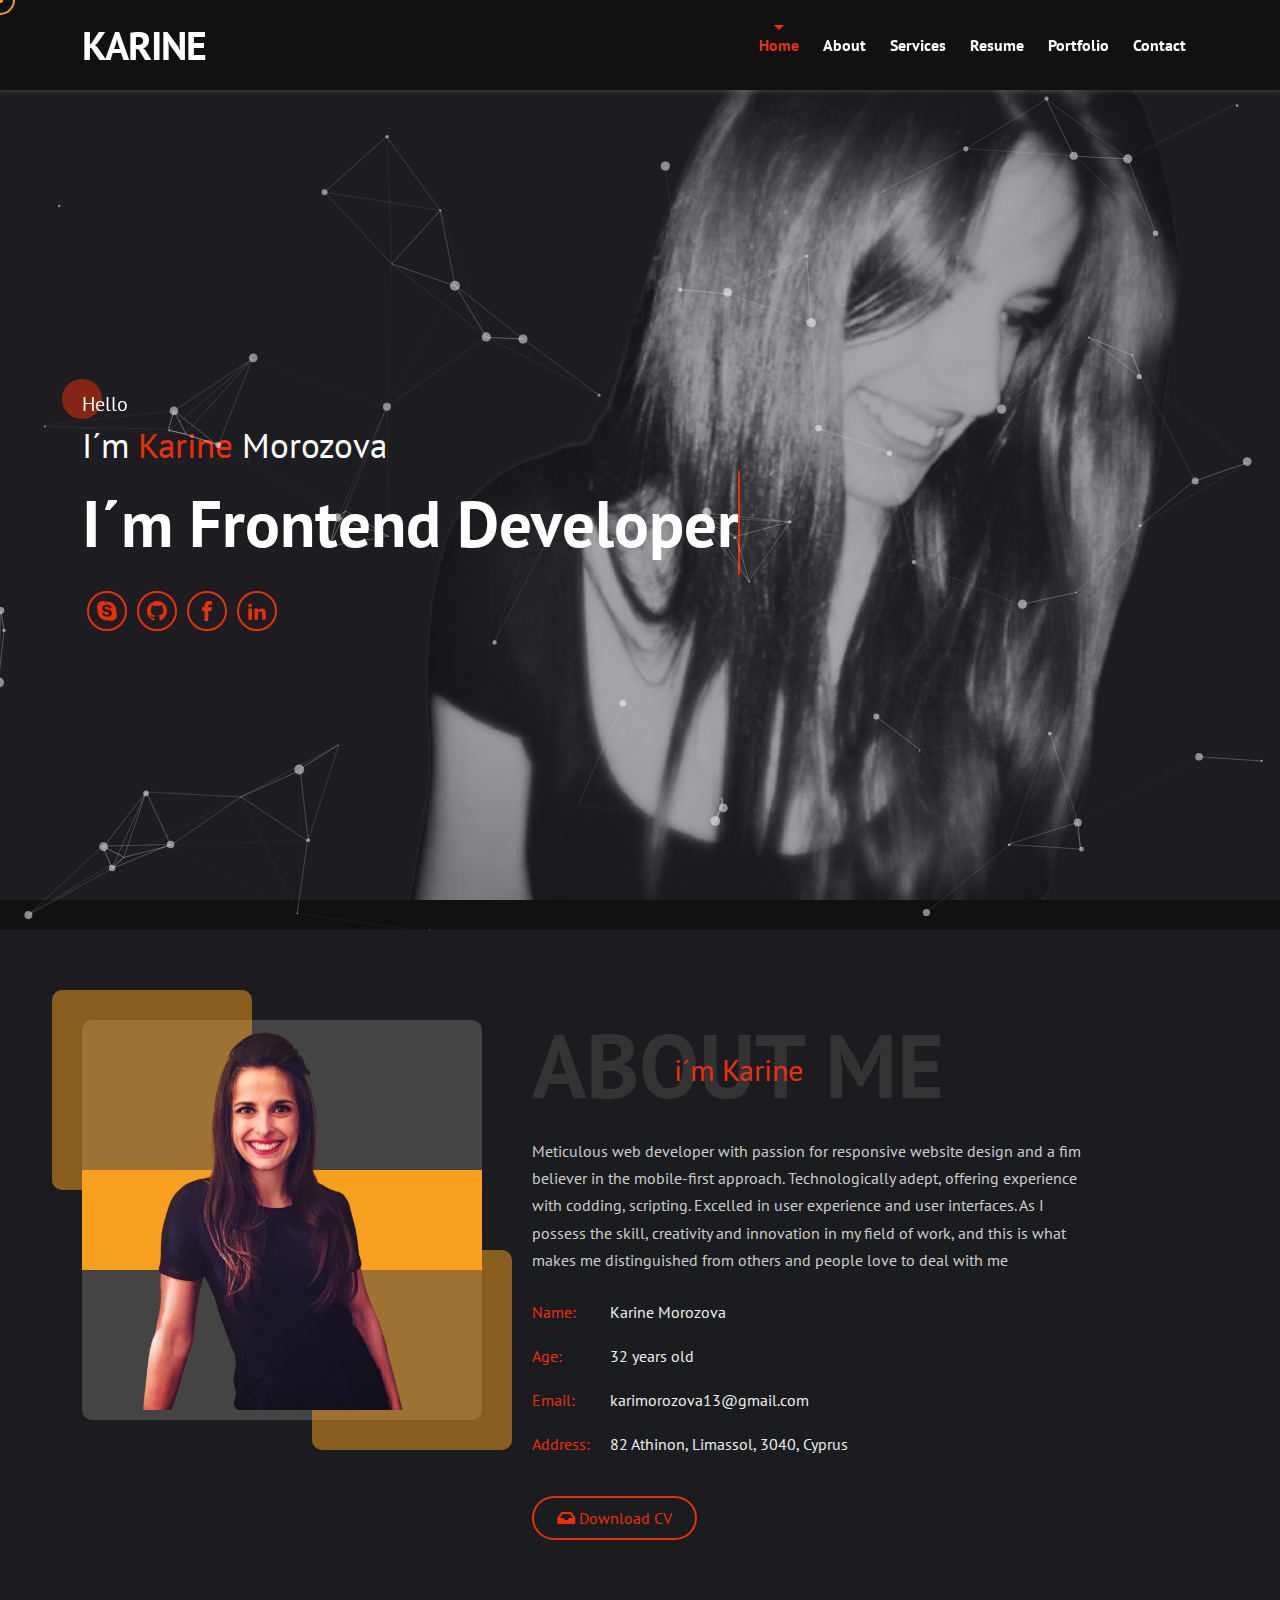
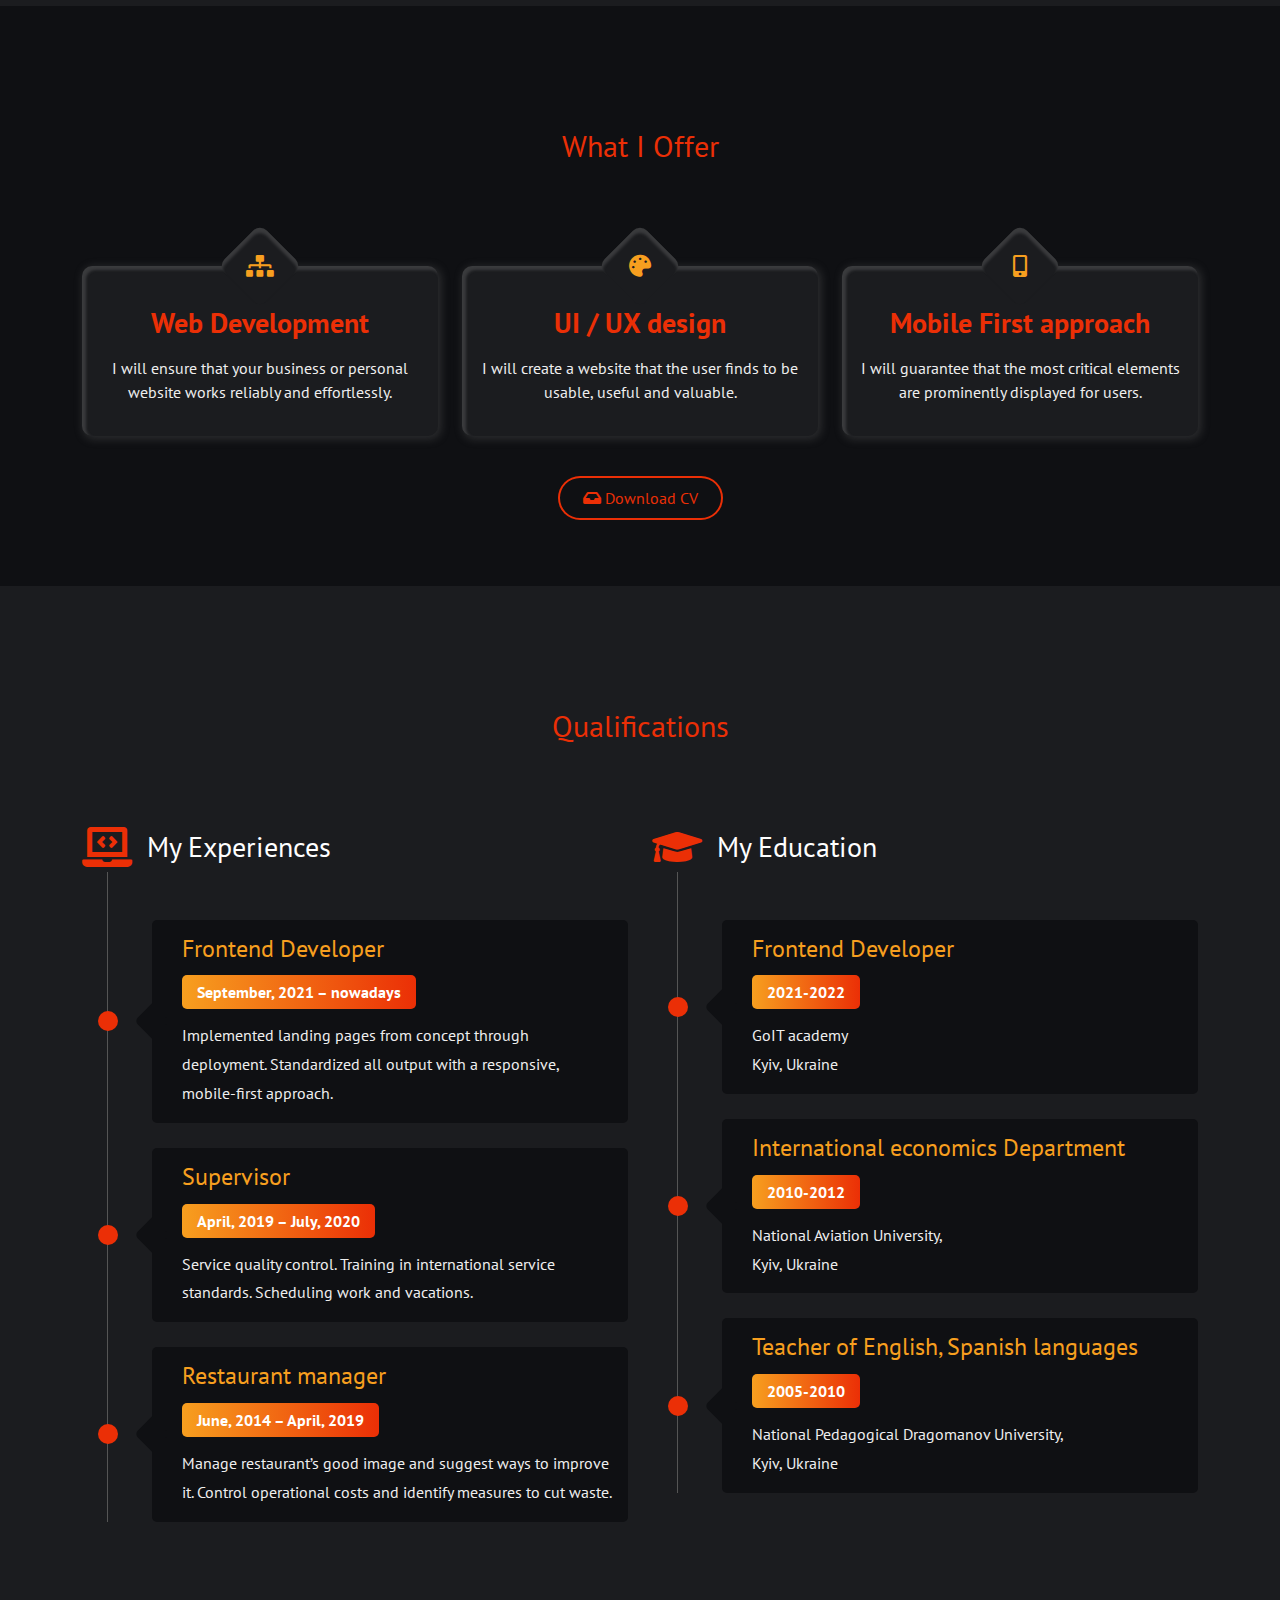
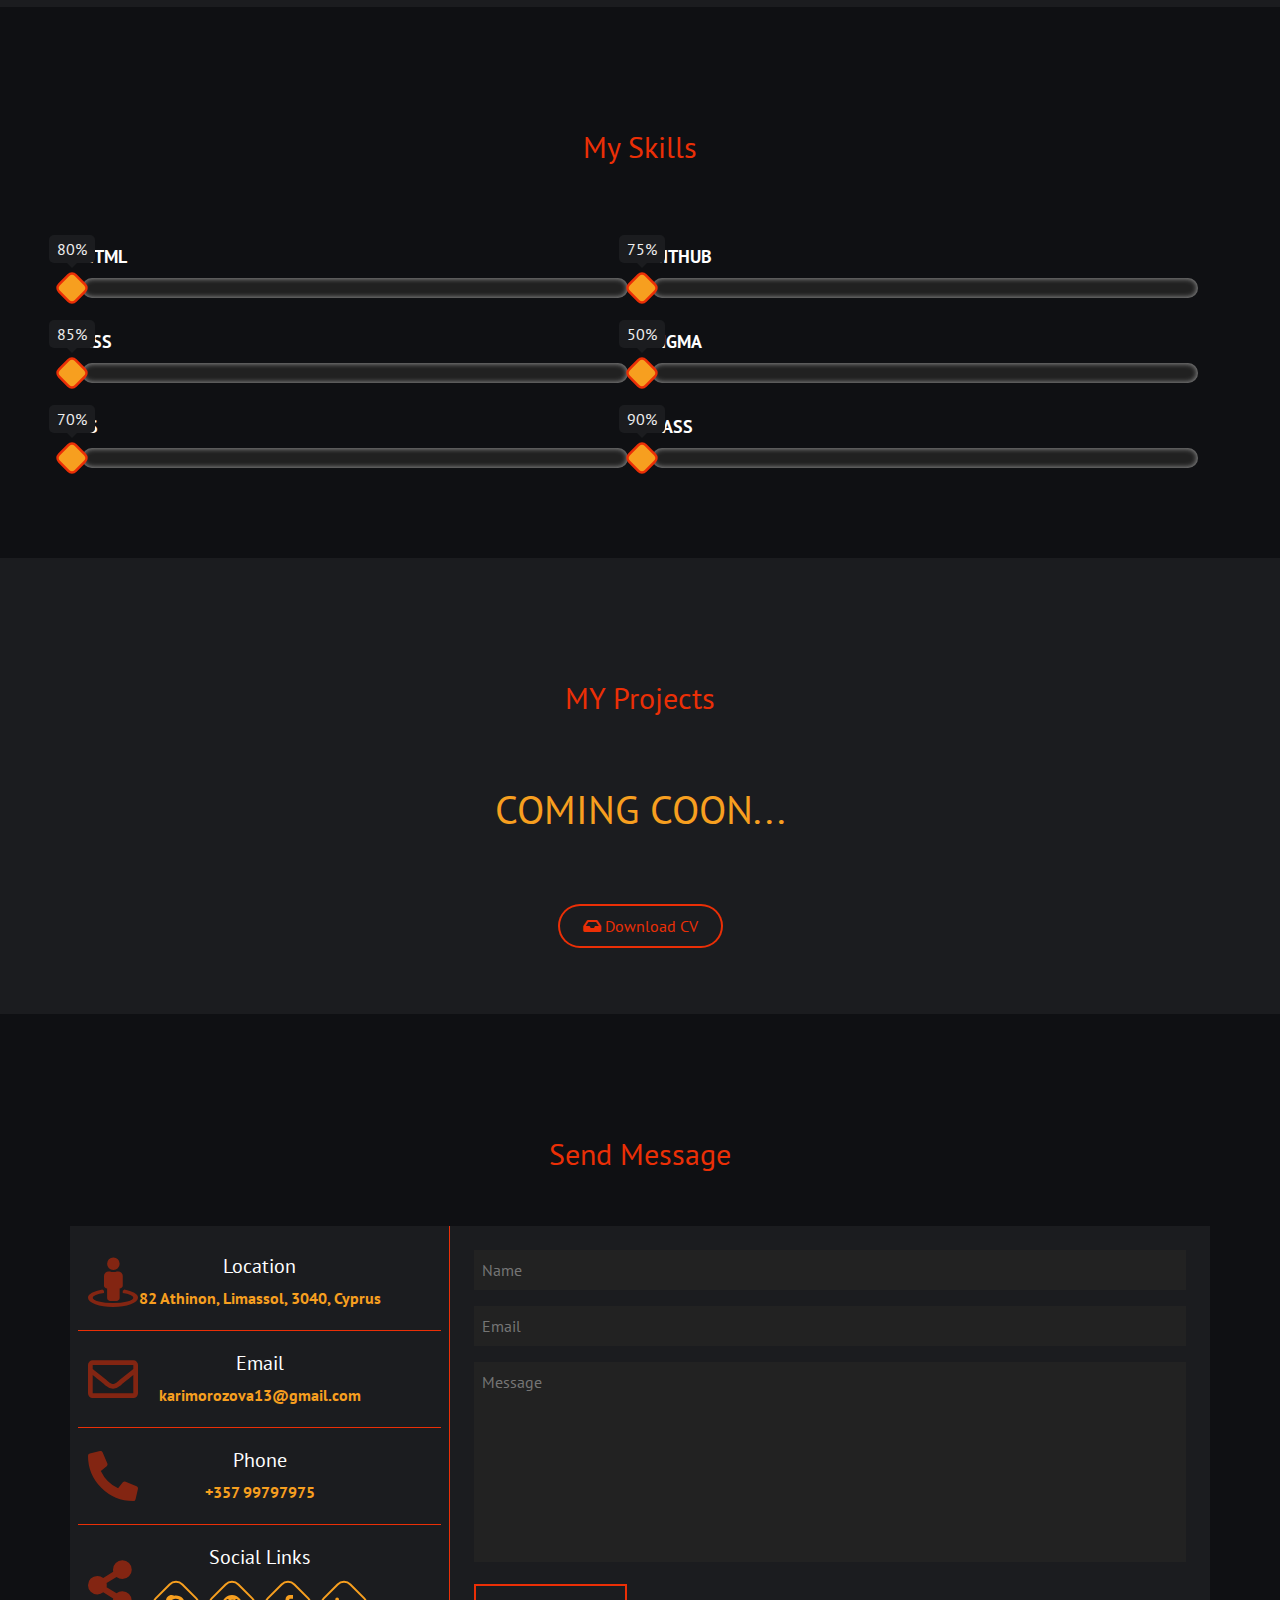
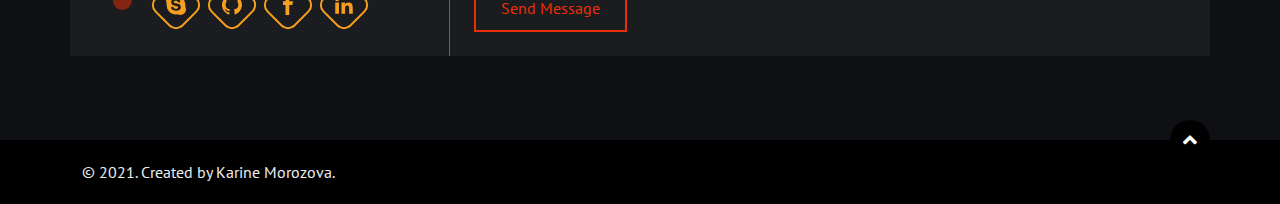
<file: index.html>
<!DOCTYPE html>
<html lang="en">
<head>
    <meta charset="UTF-8">
    <title>Karine Morozova</title>
    <!-- Meta Tags -->
    <meta http-equiv="X-UA-Compatible" content="IE=edge">
    <meta name="viewport" content="width=device-width, initial-scale=1.0">
    <meta name="author" content="Availablecoder">
    <meta name="description" content="Karine Morozova Personal Portfolio">
    <meta name="keywords" content="person, resume, skills, skill, portfolio, multiporpouse, landing page, personal portfolio, personal landing page, personal portfolio landing page">
    <!-- Google Fonts -->
    <link rel="preconnect" href="https://fonts.googleapis.com">
    <link rel="preconnect" href="https://fonts.gstatic.com" crossorigin>
    <link href="https://fonts.googleapis.com/css2?family=PT+Sans:wght@400;700&display=swap" rel="stylesheet">
    <!-- - - - -->
    <!-- Favicon -->
    <link rel="icon" type="image/png" sizes="32x32" href="https://images.squarespace-cdn.com/content/v1/57ffdcd02994cab930193f15/1496373203378-QJ2EKB7H2EH5S9CI7VCK/favicon.ico?format=100w">
    <!-- - - - -->
    <!-- CSS Plugins -->
    <link
    rel="stylesheet"
    href="https://cdnjs.cloudflare.com/ajax/libs/animate.css/4.1.1/animate.min.css"
  />
    <link rel="stylesheet" href="css/bootstrap.min.css">
    <link rel="stylesheet" href="css/all.min.css">
    <link rel="stylesheet" href="css/jquery.animatedheadline.css">
    <link rel="stylesheet" href="css/animate.css">
    <link rel="stylesheet" href="css/swiper.min.css">
    <link rel="stylesheet" href="css/fancybox.css">
    <link rel="stylesheet" href="css/odometer-theme-minimal.css">
    <!-- - - - -->
    <!-- Main CSS Files -->
    <link rel="stylesheet" href="css/style_dark.css">
    <link rel="stylesheet" href="css/responsive.css">
    <!-- - - - -->
</head>
<body>

    <!-- Preloader -->
    <div class="preloader">
        <div class="load-splitter"></div>
        <div class="load-splitter"></div>
        <div class="loader">
            <p class="text">Karine<span>.</span></p>
            <div class="loading-bar">
                <span></span>
            </div>
        </div>
    </div>
    <!-- - - - -->

    <!-- Start Header -->
    <header class="header-sliding">
        <nav class="navbar w-100 navbar-expand-lg">
            <div class="container">
                <a class="navbar-brand logo p-0" href="index_2.html">
                    Karine
                </a>
                <button class="navbar-toggler menu-toggle-btn" type="button" data-bs-toggle="collapse" data-bs-target="#navbarSupportedContent" aria-controls="navbarSupportedContent" aria-expanded="false" aria-label="Toggle navigation">
                    <span class="header-nav-icon"></span>
                    <span class="header-nav-icon"></span>
                    <span class="header-nav-icon"></span>
                </button>
                <div class="ul-cont collapse navbar-collapse ms-0 ms-lg-auto" id="navbarSupportedContent">
                    <ul class="navbar-nav navbar-right ms-0 ms-lg-auto mb-2 mb-lg-0">
                        <li class="nav-item mx-1">
                            <a class="nav-link active" data-scroll="home" href="#home">Home</a>
                        </li>
                        <li class="nav-item mx-1">
                            <a class="nav-link" href="#about" data-scroll="about">About</a>
                        </li>
                        <li class="nav-item mx-1">
                            <a class="nav-link" href="#services" data-scroll="services">Services</a>
                        </li>
                        <li class="nav-item mx-1">
                            <a class="nav-link" href="#resume" data-scroll="resume">Resume</a>
                        </li>
                        <li class="nav-item mx-1">
                            <a class="nav-link" href="#portfolio" data-scroll="portfolio">Portfolio</a>
                        </li>
                        <!-- <li class="nav-item mx-1">
                            <a class="nav-link" href="#reviews" data-scroll="reviews">Reviews</a>
                        </li>
                        <li class="nav-item mx-1">
                            <a class="nav-link" href="#blog" data-scroll="blog">Blog</a>
                        </li> -->
                        <li class="nav-item mx-1">
                            <a class="nav-link" href="#contact" data-scroll="contact">Contact</a>
                        </li>
                    </ul>
                </div>
            </div>
        </nav>
    </header>
    <!-- End Header -->
    <!-- Start Home -->
    <section class="home d-flex align-items-center" id="home">
        <div class="container">
            <div class="home-text text-center text-md-start">
                <p class="intro mx-auto mx-md-0">Hello</p>
                <p class="name">I&acute;m <span>Karine</span> Morozova</p>
                <div class="head-text" id="home-text-changer">
                    <h1 class="ah-headline">
                        <span>I&acute;m </span>
                        <span class="ah-words-wrapper">
                            <!-- <b class="is-visible">Web Designer</b> -->
                            <b class="is-visible developer">Frontend Developer</b>
                            <!-- <b>Mobile Developer</b> -->
                        </span>
                    </h1>
                </div>
                <!-- <ul class="home-social social-list d-flex justify-content-center justify-content-md-start mt-3">
                    <li class="social-item">
                        <a href="https://web.skype.com/" class="social-link" aria-label="Skype" target="_blank" >
                          <svg class="social-icon">
                              <use href="./images/icons-cv.svg#icon-skype"></use>
                          </svg>
                        </a>
                    </li>
                    <li class="social-item">
                      <a href="https://github.com/karimorozova" class="social-link" aria-label="Github" target="_blank" >
                          <svg class="social-icon">
                              <use href="./images/icons-cv.svg#icon-github"></use>
                          </svg>
                      </a>
                    </li>
                    <li class="social-item">
                      <a href="https://www.facebook.com/karinka.ziebielian" class="social-link" aria-label="Facebook" target="_blank" >
                          <svg class="social-icon">
                              <use href="./images/icons-cv.svg#icon-facebook"></use>
                          </svg>
                      </a>
                    </li>
                    <li class="social-item">
                      <a href="https://www.linkedin.com/" class="social-link" aria-label="Telegram" target="_blank" >
                          <svg class="social-icon">
                              <use href="./images/icons-cv.svg#icon-linkedin"></use>
                          </svg>
                      </a>
                    </li>
                </ul> -->
                <div class="home-social d-flex justify-content-center justify-content-md-start mt-3">
                    <a href="https://web.skype.com/" aria-label="Skype" target="_blank">
                        <svg class="social-icon fab">
                        <use href="./images/icons-cv.svg#icon-skype"></use>
                    </svg>
                </a>
                    <a href="https://github.com/karimorozova" aria-label="Github" target="_blank">
                        <svg class="social-icon fab">
                        <use href="./images/icons-cv.svg#icon-github"></use>
                    </svg>
                </a>
                    <a href="https://www.facebook.com/karinka.ziebielian" aria-label="Facebook" target="_blank">
                        <svg class="social-icon fab">
                        <use href="./images/icons-cv.svg#icon-facebook"></use>
                    </svg>
                </a>
                    <a href="https://www.linkedin.com/in/karine-morozova-3012b5229/" aria-label="linkedin" target="_blank">
                        <svg class="social-icon fab">
                        <use href="./images/icons-cv.svg#icon-linkedin"></use>
                    </svg>
                </a>
                </div>

            </div>
        </div>
    </section>
    <!-- End Home -->
    <!-- Start About -->
    <section class="about section-padding" id="about">
        <div class="container d-flex flex-column flex-md-row">
            <div class="image wow fadeInLeft">
                <img class="img-fluid w-100" src="images/about.png" alt="about">
                <div class="movable-border">
                    <span></span>
                </div>
            </div>
            <div class="about-content wow fadeInRight">
                <div class="main-heading about-main-heading mx-auto mx-md-0">
                    <h2>About me</h2>
                    <span>i&acute;m Karine</span>
                </div>
                <p class="about-text">
                    Meticulous web developer with passion for responsive website design and a fim believer in the mobile-first approach. 
                        Technologically adept, offering experience with codding, scripting. Excelled in user experience and user interfaces. As I possess the skill, creativity and innovation in my field of work, and this is what makes me distinguished from others and people love to deal with me
                </p>
                <div class="about-info">
                    <ul>
                        <li class="my-info"><span>Name:</span> Karine Morozova</li>
                        <li class="my-info"><span>Age:</span> 32 years old</li>
                        <li class="my-info"><span>Email:</span> karimorozova13@gmail.com</li>
                        <li class="my-info"><span>Address:</span> 82 Athinon, Limassol, 3040, Cyprus</li>
                    </ul>
                </div>
                <div class="cv-button">
                    <a class="main-btn" href="./images/karimorozova-cv.pdf" download>
                        <i class="fas fa-inbox"></i>
                        Download CV
                    </a>
                </div>
            </div>
        </div>
    </section>
    <!-- End About -->
    <!-- Start Services -->
    <section class="services section-padding" id="services">
        <div class="container">
            <div class="main-heading mx-auto">
                <h2 class="main-head-animation">Services</h2>
                <span>What I Offer</span>
            </div>
            <div class="services-field mt-4 row">
                <div class="serv-box mb-2 mt-5 col-12 col-md-6 col-lg-4 wow fadeInUp">
                    <div class="serv-cont cursor-pointer-hover p-3 position-relative">
                        <div class="icon">
                            <i class="fas fa-sitemap"></i>
                        </div>
                        <h3 class="text-center pt-4 pb-2">Web Development</h3>
                        <p class="text-center">I will ensure that your business or personal website works reliably and effortlessly.</p>
                    </div>
                </div>
                <div class="serv-box mb-2 mt-5 col-12 col-md-6 col-lg-4 wow fadeInUp" data-wow-delay="0.3s">
                    <div class="serv-cont cursor-pointer-hover p-3 position-relative">
                        <div class="icon">
                            <i class="fas fa-palette"></i>
                        </div>
                        <h3 class="text-center pt-4 pb-2">UI / UX design</h3>
                        <p class="text-center">I will create a website that the user finds to be usable, useful and valuable.</p>
                    </div>
                </div>
                <div class="serv-box mb-2 mt-5 col-12 col-md-6 col-lg-4 wow fadeInUp" data-wow-delay="0.6s">
                    <div class="serv-cont cursor-pointer-hover p-3 position-relative">
                        <div class="icon">
                            <i class="fas fa-mobile-alt"></i>
                        </div>
                        <h3 class="text-center pt-4 pb-2">Mobile First approach</h3>
                        <p class="text-center">I will guarantee that the most critical elements are prominently displayed for users.</p>
                    </div>
                </div>
                <!-- <div class="serv-box mb-2 mt-5 col-12 col-md-6 col-lg-4 wow fadeInUp">
                    <div class="serv-cont cursor-pointer-hover p-3 position-relative">
                        <div class="icon">
                            <i class="fas fa-shield-alt"></i>
                        </div>
                        <h3 class="text-center pt-4 pb-2">Cyber Security</h3>
                        <p class="text-center">Lorem ipsum dolor sit amet consectetur adipisicing elit. Voluptatum praesentium quo quasi. Sit, saepe impedit!</p>
                    </div>
                </div>
                <div class="serv-box mb-2 mt-5 col-12 col-md-6 col-lg-4 wow fadeInUp" data-wow-delay="0.3s">
                    <div class="serv-cont cursor-pointer-hover p-3 position-relative">
                        <div class="icon">
                            <i class="fas fa-database"></i>
                        </div>
                        <h3 class="text-center pt-4 pb-2">Database Analysis</h3>
                        <p class="text-center">Lorem ipsum dolor sit amet consectetur adipisicing elit. Voluptatum praesentium quo quasi. Sit, saepe impedit!</p>
                    </div>
                </div>
                <div class="serv-box mb-2 mt-5 col-12 col-md-6 col-lg-4 wow fadeInUp" data-wow-delay="0.6s">
                    <div class="serv-cont cursor-pointer-hover p-3 position-relative">
                        <div class="icon">
                            <i class="fas fa-mail-bulk"></i>
                        </div>
                        <h3 class="text-center pt-4 pb-2">Marketing</h3>
                        <p class="text-center">Lorem ipsum dolor sit amet consectetur adipisicing elit. Voluptatum praesentium quo quasi. Sit, saepe impedit!</p>
                    </div>
                </div> -->
            </div>
            <div class="more-services text-center mt-4 pt-2">
                <a class="main-btn" href="./images/karimorozova-cv.pdf" download>
                    <i class="fas fa-inbox"></i>
                    Download CV
                </a>
            </div>
            <!-- <div class="more-services text-center mt-4 pt-2">
                <a href="#" class="main-btn">More Services</a>
            </div> -->
        </div>
    </section>
    <!-- End Services -->
    <!-- Start Resume -->
    <section class="resume section-padding" id="resume">
        <div class="container">
            <div class="main-heading mx-auto">
                <h2 class="main-head-animation">Resume</h2>
                <span>Qualifications</span>
            </div>
            <div class="resume-field mt-5 row">
                <div class="experience-box mb-3 mb-lg-0 col-12 col-lg-6">
                    <div class="experience-content resume-content">
                        <div class="wow bounceIn res-head mb-3 mb-sm-5 d-flex justify-content-sm-start justify-content-center align-items-center">
                            <i class="fas fa-laptop-code"></i>
                            <h3 class="mb-0">My Experiences</h3>
                        </div>
                        <div class="wow fadeInLeft res-text">
                            <span class="res-circle"></span>
                            <h4>Frontend Developer</h4>
                            <span class="date">September, 2021 – nowadays</span>
                            <p class="info">Implemented  landing pages from concept through deployment. Standardized all output with a responsive, mobile-first approach.</p>
                        </div>
                        <div class="wow fadeInLeft res-text" data-wow-delay="0.2s">
                            <span class="res-circle"></span>
                            <h4>Supervisor</h4>
                            <span class="date">April, 2019 – July, 2020</span>
                            <p class="info">Service quality control. Training in international service standards. Scheduling work and vacations.</p>
                        </div>
                        <div class="wow fadeInLeft res-text" data-wow-delay="0.4s">
                            <span class="res-circle"></span>
                            <h4>Restaurant manager</h4>
                            <span class="date">June, 2014 – April, 2019</span>
                            <p class="info">Manage restaurant’s good image and suggest ways to improve it. Control operational costs and identify measures to cut waste.</p>
                        </div>
                    </div>
                </div>
                <div class="education-box col-12 col-lg-6">
                    <div class="education-content resume-content">
                        <div class="wow bounceIn res-head mb-3 mb-sm-5 d-flex justify-content-sm-start justify-content-center align-items-center">
                            <i class="fas fa-graduation-cap"></i>
                            <h3 class="mb-0">My Education</h3>
                        </div>
                        <div class="wow fadeInLeft res-text" data-wow-delay="0.1s">
                            <span class="res-circle"></span>
                            <h4>Frontend Developer</h4>
                            <span class="date">2021-2022</span>
                            <p class="info">GoIT academy <br> Kyiv, Ukraine </p>
                        </div>
                        <div class="wow fadeInLeft res-text" data-wow-delay="0.3s">
                            <span class="res-circle"></span>
                            <h4>International economics Department</h4>
                            <span class="date">2010-2012</span>
                            <p class="info">National Aviation University, <br> Kyiv, Ukraine</p>
                        </div>
                        <div class="wow fadeInLeft res-text" data-wow-delay="0.5s">
                            <span class="res-circle"></span>
                            <h4>Teacher of English, Spanish languages</h4>
                            <span class="date">2005-2010</span>
                            <p class="info">National Pedagogical Dragomanov University, <br> Kyiv, Ukraine</p>
                        </div>
                    </div>
                </div>
            </div>
        </div>
    </section>
    <!-- End Resume -->
    <!-- Start Skills -->
    <section class="skills section-padding" id="skills">
        <div class="container">
            <div class="main-heading mx-auto">
                <h2 class="main-head-animation">Skills</h2>
                <span>My Skills</span>
            </div>
            <div class="skill-field mt-5 row">
                <div class="skill-box col-12 col-lg-6">
                    <div class="skill-piece">
                        <p class="name mb-2">HTML</p>
                        <div class="skill-loader">
                            <span data-progress="80%" class="loader-liquid"></span>
                            <span class="loader-value">80%</span>
                        </div>
                    </div>
                    <div class="skill-piece">
                        <p class="name mb-2">CSS</p>
                        <div class="skill-loader">
                            <span data-progress="85%" class="loader-liquid"></span>
                            <span class="loader-value">85%</span>
                        </div>
                    </div>
                    <div class="skill-piece">
                        <p class="name mb-2">JS</p>
                        <div class="skill-loader">
                            <span data-progress="70%" class="loader-liquid"></span>
                            <span class="loader-value">70%</span>
                        </div>
                    </div>
                </div>
                <div class="skill-box col-12 col-lg-6">
                    <div class="skill-piece">
                        <p class="name mb-2">GITHUB</p>
                        <div class="skill-loader">
                            <span data-progress="75%" class="loader-liquid"></span>
                            <span class="loader-value">75%</span>
                        </div>
                    </div>
                    <div class="skill-piece">
                        <p class="name mb-2">FIGMA</p>
                        <div class="skill-loader">
                            <span data-progress="50%" class="loader-liquid"></span>
                            <span class="loader-value">50%</span>
                        </div>
                    </div>
                    <div class="skill-piece">
                        <p class="name mb-2">SASS</p>
                        <div class="skill-loader">
                            <span data-progress="90%" class="loader-liquid"></span>
                            <span class="loader-value">90%</span>
                        </div>
                    </div>
                </div>
            </div>
        </div>
    </section>
    <!-- End Skills -->
    <!-- Start Projects -->
    <section class="portfolio section-padding" id="portfolio">
        <div class="container">
            <div class="main-heading mx-auto">
                <h2 class="main-head-animation">Portfolio</h2>
                <span>MY Projects</span>
            </div>

           <p class="my-projects">Coming coon...</p>
            <!-- <div class="prog-filter wow fadeIn">
                <ul class="ps-0">
                    <li class="cursor-pointer-hover active" data-filter="all">All</li>
                    <li class="cursor-pointer-hover" data-filter=".design">Design</li>
                    <li class="cursor-pointer-hover" data-filter=".development">Development</li>
                    <li class="cursor-pointer-hover" data-filter=".marketing">Marketing</li>
                </ul>
            </div> -->
            <div class="port-field row" id="portfolio-shuffle">
                <div dataorder="1"></div>
                <div dataorder="2"></div>
                <div dataorder="3"></div>
                <div dataorder="4"></div>
                <div dataorder="5"></div>
                <div dataorder="6"></div>
                <!-- <div class="mix design prog-box col-12 col-md-6 col-lg-4 mb-4" data-order="1">
                     <a data-fancybox="gallery" class="d-block position-relative" href="images/portfolio/portfolio1.jpg">
                        <img class="img-fluid w-100 d-block" src="images/portfolio/portfolio1.jpg" alt="portfolio">
                         <div class="port-disc">
                            <span></span>
                            <span></span>
                            <span></span>
                            <span></span>
                            <i class="fas fa-search-plus"></i>
                            <h4>Project Title</h4>
                            <p class="type mb-0">Design</p>
                        </div> 
                    </a>
                </div>
                <div class="mix development prog-box col-12 col-md-6 col-lg-4 mb-4" data-order="2">
                     <a data-fancybox="gallery" class="d-block position-relative" href="images/portfolio/portfolio2.jpg">
                        <img class="img-fluid w-100 d-block" src="images/portfolio/portfolio2.jpg" alt="portfolio">
                        <div class="port-disc">
                            <span></span>
                            <span></span>
                            <span></span>
                            <span></span>
                            <i class="fas fa-search-plus"></i>
                            <h4>Project Title</h4>
                            <p class="type mb-0">Development</p>
                        </div>
                    </a> 
                </div>
                <div class="mix design prog-box col-12 col-md-6 col-lg-4 mb-4" data-order="3">
                    <a data-fancybox="gallery" class="d-block position-relative" href="images/portfolio/portfolio3.jpg">
                        <img class="img-fluid w-100 d-block" src="images/portfolio/portfolio3.jpg" alt="portfolio">
                        <div class="port-disc">
                            <span></span>
                            <span></span>
                            <span></span>
                            <span></span>
                            <i class="fas fa-search-plus"></i>
                            <h4>Project Title</h4>
                            <p class="type mb-0">Design</p>
                        </div>
                    </a>
                </div>
                <div class="mix marketing prog-box col-12 col-md-6 col-lg-4 mb-4" data-order="4">
                    <a data-fancybox="gallery" class="d-block position-relative" href="images/portfolio/portfolio4.jpg">
                        <img class="img-fluid w-100 d-block" src="images/portfolio/portfolio4.jpg" alt="portfolio">
                        <div class="port-disc">
                            <span></span>
                            <span></span>
                            <span></span>
                            <span></span>
                            <i class="fas fa-search-plus"></i>
                            <h4>Project Title</h4>
                            <p class="type mb-0">Marketing</p>
                        </div>
                    </a>
                </div>
                <div class="mix development prog-box col-12 col-md-6 col-lg-4 mb-4" data-order="5">
                    <a data-fancybox="gallery" class="d-block position-relative" href="images/portfolio/portfolio5.jpg">
                        <img class="img-fluid w-100 d-block" src="images/portfolio/portfolio5.jpg" alt="portfolio">
                        <div class="port-disc">
                            <span></span>
                            <span></span>
                            <span></span>
                            <span></span>
                            <i class="fas fa-search-plus"></i>
                            <h4>Project Title</h4>
                            <p class="type mb-0">Development</p>
                        </div>
                    </a>
                </div>
                <div class="mix marketing prog-box col-12 col-md-6 col-lg-4 mb-4" data-order="6">
                    <a data-fancybox="gallery" class="d-block position-relative" href="images/portfolio/portfolio6.jpg">
                        <img class="img-fluid w-100 d-block" src="images/portfolio/portfolio6.jpg" alt="portfolio">
                        <div class="port-disc">
                            <span></span>
                            <span></span>
                            <span></span>
                            <span></span>
                            <i class="fas fa-search-plus"></i>
                            <h4>Project Title</h4>
                            <p class="type mb-0">Marketing</p>
                        </div>
                    </a>
                </div>
            </div> -->
            <div class="more-services text-center mt-4 pt-2">
                <a class="main-btn" href="./images/karimorozova-cv.pdf" download>
                    <i class="fas fa-inbox"></i>
                    Download CV
                </a>
            </div>
            <!-- <div class="more-projects text-center mt-4 pt-2">
                <a class="main-btn" href="#">
                    <i class="fas fa-inbox"></i>
                    Download CV
                </a>
            </div> -->
        </div>
       
    </section>
    <!-- End Projects -->
    <!-- Start Counter -->
    <!-- <section class="counter pt-5 pb-5" id="counter">
        <div class="container">
            <div class="row counter-area">
                <div class="wow fadeInLeft col-12 col-lg-3 col-md-6 text-center">
                    <i class="far fa-hand-rock d-block mb-2"></i>
                    <span class="odometer" data-count="10">00</span>
                    <h4>Years of experience</h4>
                </div>       
                <div class="wow fadeInLeft col-12 col-lg-3 col-md-6 text-center" data-wow-delay="0.3s">
                    <i class="far fa-handshake d-block mb-2"></i>
                    <span class="odometer" data-count="173">00</span>
                    <h4>Successful Projects </h4>
                </div>
                <div class="wow fadeInLeft col-12 col-lg-3 col-md-6 text-center" data-wow-delay="0.6s">
                    <i class="far fa-smile-beam d-block mb-2"></i>
                    <span class="odometer" data-count="261">00</span>
                    <h4>Happy Clients</h4>
                </div>
                <div class="wow fadeInLeft col-12 col-lg-3 col-md-6 text-center" data-wow-delay="0.9s">
                    <i class="fas fa-award d-block mb-2"></i>
                    <span class="odometer" data-count="22">00</span>
                    <h4>Awards achieved</h4>
                </div>
            </div>
        </div>
    </section> -->
    <!-- End Counter -->
    <!-- Start Reviews -->
    <!-- <section class="reviews section-padding" id="reviews">
        <div class="container">
            <div class="main-heading mx-auto">
                <h2 class="main-head-animation">Reviews</h2>
                <span>Clients Feedback</span>
            </div>
            <div class="review-field row justify-content-between align-items-center">
                <div class="wow bounceInUp review-swiper-image col-3">
                    <div class="swiper-wrapper">
                        <div class="swiper-slide px-0">
                            <img class="img-fluid w-100" src="images/clients/client1.jpg" alt="clients reviews">
                        </div>
                        <div class="swiper-slide px-0">
                            <img class="img-fluid w-100" src="images/clients/client2.jpg" alt="clients reviews">
                        </div>
                        <div class="swiper-slide px-0">
                            <img class="img-fluid w-100" src="images/clients/client3.jpg" alt="clients reviews">
                        </div>
                    </div>
                </div>
                <div class="review-swiper-text position-relative col-12 col-lg-8">
                    <div class="swiper-wrapper">
                        <div class="swiper-slide">
                            <div class="client-info">
                                <div class="review-head py-3">
                                    <img class="text-slider-image mx-auto" src="images/clients/client1.jpg" alt="clients reviews">
                                    <div class="rev-box d-flex align-items-center justify-content-lg-start justify-content-center">
                                        <i class="fas fa-quote-left pe-3 pt-2"></i>
                                        <div class="review-details">
                                            <h4 class="client-name mb-2">Hunter Rad</h4>
                                            <div class="rating d-flex">
                                                <i class="mx-1 fas fa-star"></i>
                                                <i class="mx-1 fas fa-star"></i>
                                                <i class="mx-1 fas fa-star"></i>
                                                <i class="mx-1 fas fa-star"></i>
                                                <i class="mx-1 fas fa-star"></i>
                                            </div>
                                        </div>
                                    </div>
                                </div>
                                <q>Li Europan lingues es membres del sam familie. Lor separat existentie es un myth. Por scientie, musica, sport etc, litot Europa usa li sam vocabular. Li lingues differe solmen in</q>
                                <div class="review-dates d-flex justify-content-between mt-3">
                                    <div class="client-project"><span>Project Type: </span>Website design</div>
                                    <p class="date"><span>Receiving date: </span>30 jan 2018</p>
                                </div>
                            </div>
                        </div>
                        <div class="swiper-slide">
                            <div class="client-info">
                                <div class="review-head py-3">
                                    <img class="text-slider-image mx-auto" src="images/clients/client2.jpg" alt="clients reviews">
                                    <div class="rev-box d-flex align-items-center justify-content-lg-start justify-content-center">
                                        <i class="fas fa-quote-left pe-3 pt-2"></i>
                                        <div class="review-details">
                                            <h4 class="client-name mb-2">Gleda Wilson</h4>
                                            <div class="rating d-flex">
                                                <i class="mx-1 fas fa-star"></i>
                                                <i class="mx-1 fas fa-star"></i>
                                                <i class="mx-1 fas fa-star"></i>
                                                <i class="mx-1 fas fa-star"></i>
                                                <i class="mx-1 fas fa-star"></i>
                                            </div>
                                        </div>
                                    </div>
                                </div>
                                <q>A wonderful serenity has taken possession of my entire soul, like these sweet mornings of spring which I enjoy with my whole heart. I am alone, and feel the charm</q>
                                <div class="review-dates d-flex justify-content-between mt-3">
                                    <div class="client-project"><span>Project Type: </span>Database modification</div>
                                    <p class="date"><span>Receiving date: </span>5 Feb 2019</p>
                                </div>
                            </div>
                        </div>
                        <div class="swiper-slide">
                            <div class="client-info">
                                <div class="review-head py-3">
                                    <img class="text-slider-image mx-auto" src="images/clients/client3.jpg" alt="clients reviews">
                                    <div class="rev-box d-flex align-items-center justify-content-lg-start justify-content-center">
                                        <i class="fas fa-quote-left pe-3 pt-2"></i>
                                        <div class="review-details">
                                            <h4 class="client-name mb-2">Eadric Jakob</h4>
                                            <div class="rating d-flex">
                                                <i class="mx-1 fas fa-star"></i>
                                                <i class="mx-1 fas fa-star"></i>
                                                <i class="mx-1 fas fa-star"></i>
                                                <i class="mx-1 fas fa-star"></i>
                                                <i class="mx-1 fas fa-star"></i>
                                            </div>
                                        </div>
                                    </div>
                                </div>
                                <q>The European languages are members of the same family. Their separate existence is a myth. For science, music, sport, etc, Europe uses the same vocabulary. The languages only differ in</q>
                                <div class="review-dates d-flex justify-content-between mt-3">
                                    <div class="client-project"><span>Project Type: </span>Mobile application</div>
                                    <p class="date"><span>Receiving date: </span>17 Sept 2020</p>
                                </div>
                            </div>
                        </div>
                        <div class="swiper-pagination swiper-pagination-white cursor-pointer-hover"></div>
                        <div class="swiper-button-next d-none d-sm-flex swiper-button-white cursor-pointer-hover"></div>
                        <div class="swiper-button-prev d-none d-sm-flex swiper-button-white cursor-pointer-hover"></div>
                    </div>
                </div>
            </div>

        </div>
    </section> -->
    <!-- End Reviews -->
    <!-- Start Blog -->
    <!-- <section class="blog section-padding" id="blog">
        <div class="container">
            <div class="main-heading mx-auto">
                <h2 class="main-head-animation">Blog</h2>
                <span>Read News</span>
            </div>
            <div class="blog-field pt-4 row">
                <div class="wow fadeInDown blog-box mb-4 col-12 col-md-6 col-lg-4">
                    <div class="blog-content">
                        <a href="#" class="image d-block position-relative overflow-hidden">
                            <img class="img-fluid w-100 d-block" src="images/blog/blog1.jpg" alt="blog image">
                            <span class="blog-title">Web</span>
                        </a>
                        <h3 class="blog-head my-2 px-2">Web development technology</h3>
                        <p class="blog-text mb-3 px-2">The quick, brown fox jumps over a lazy dog. DJs flock by when MTV ax quiz prog. Junk MTV quiz</p>
                        <hr class="my-0">
                        <div class="blog-links d-flex justify-content-between align-items-center p-2">
                            <div class="blog-rating">
                                <a class="blog-like ms-1 me-3" href="#">173</a>
                                <a class="blog-comment" href="#">34</a>
                            </div>
                            <div class="more">
                                <a href="#">Read More</a>
                            </div>
                        </div>
                    </div>
                </div>
                <div class="wow fadeInDown blog-box mb-4 col-12 col-md-6 col-lg-4" data-wow-delay="0.4s">
                    <div class="blog-content">
                        <a href="#" class="image d-block position-relative overflow-hidden">
                            <img class="img-fluid w-100 d-block" src="images/blog/blog2.jpg" alt="blog image">
                            <span class="blog-title">Mobile</span>
                        </a>
                        <h3 class="blog-head my-2 px-2">Flutter technology</h3>
                        <p class="blog-text mb-3 px-2">The quick, brown fox jumps over a lazy dog. DJs flock by when MTV ax quiz prog. Junk MTV quiz</p>
                        <hr class="my-0">
                        <div class="blog-links d-flex justify-content-between align-items-center p-2">
                            <div class="blog-rating">
                                <a class="blog-like ms-1 me-3" href="#">173</a>
                                <a class="blog-comment" href="#">34</a>
                            </div>
                            <div class="more">
                                <a href="#">Read More</a>
                            </div>
                        </div>
                    </div>
                </div>
                <div class="wow fadeInDown blog-box mb-4 mx-auto col-12 col-md-6 col-lg-4" data-wow-delay="0.8s">
                    <div class="blog-content">
                        <a href="#" class="image d-block position-relative overflow-hidden">
                            <img class="img-fluid w-100 d-block" src="images/blog/blog3.jpg" alt="blog image">
                            <span class="blog-title">Design</span>
                        </a>
                        <h3 class="blog-head my-2 px-2">Attractive designs</h3>
                        <p class="blog-text mb-3 px-2">The quick, brown fox jumps over a lazy dog. DJs flock by when MTV ax quiz prog. Junk MTV quiz</p>
                        <hr class="my-0">
                        <div class="blog-links d-flex justify-content-between align-items-center p-2">
                            <div class="blog-rating">
                                <a class="blog-like ms-1 me-3" href="#">173</a>
                                <a class="blog-comment" href="#">34</a>
                            </div>
                            <div class="more">
                                <a href="#">Read More</a>
                            </div>
                        </div>
                    </div>
                </div>
            </div>
            <div class="more-blogs text-center mt-4 pt-2">
                <a href="#" class="main-btn">More Blogs</a>
            </div>
        </div>
    </section> -->
    <!-- End Blog -->
    <!-- Start Contact -->
    <section class="contact section-padding" id="contact">
        <div class="container">
            <div class="main-heading mx-auto">
                <h2 class="main-head-animation">Contact</h2>
                <span>Send Message</span>
            </div>
            <div class="contact-field my-4 row flex-wrap-reverse">
                <div class="contact-info-field p-2 col-12 col-md-4">
                    <div class="location">
                        <i class="fas fa-street-view"></i>
                        <h5>Location</h5>
                        <address class="mb-0">82 Athinon, Limassol, 3040, Cyprus</address>
                    </div>
                    <div class="email">
                        <i class="far fa-envelope"></i>
                        <h5>Email</h5>
                        <a href="mailto:karimorozova13@gmail.com">karimorozova13@gmail.com</a>
                    </div>
                    <div class="phone">
                        <i class="fas fa-phone-alt"></i>
                        <h5>Phone</h5>
                        <a href="tel:+35799797975">+357 99797975</a>
                    </div>
                    <div class="social">
                        <i class="fas fa-share-alt"></i>
                        <h5>Social Links</h5>
                        <div class="social-links pt-2 d-flex align-items-center justify-content-center">
                            <a class="mx-2" href="https://web.skype.com/" aria-label="Skype" target="_blank">
                                <svg class="contact-icon fab">
                                <use href="./images/icons-cv.svg#icon-skype"></use>
                            </svg>
                        </a>
                            <a class="mx-2" href="https://github.com/karimorozova" aria-label="Github" target="_blank">
                                <svg class="contact-icon fab">
                                <use href="./images/icons-cv.svg#icon-github"></use>
                            </svg>
                        </a>
                            <a class="mx-2" href="https://www.facebook.com/karinka.ziebielian" aria-label="Facebook" target="_blank">
                                <svg class="contact-icon fab">
                                <use href="./images/icons-cv.svg#icon-facebook"></use>
                            </svg>
                        </a>
                            <a class="mx-2" href="https://www.linkedin.com/in/karine-morozova-3012b5229/" aria-label="linkedin" target="_blank">
                                <svg class="contact-icon fab">
                                <use href="./images/icons-cv.svg#icon-linkedin"></use>
                            </svg>
                        </a>
                            <!-- <a class="mx-2" href="#"><i class="fab fa-facebook-f"></i></a>
                            <a class="mx-2" href="#"><i class="fab fa-twitter"></i></a>
                            <a class="mx-2" href="#"><i class="fab fa-instagram"></i></a>
                            <a class="mx-2" href="#"><i class="fab fa-linkedin-in"></i></a> -->
                        </div>
                    </div>
                </div>
                <div class="contact-form-field p-4 col-12 col-md-8">
                    <form class="contact-form" action="php/contact.php" method="POST">
                        <div class="name mb-3">
                            <input class="w-100 p-2" type="text" name="name" required placeholder="Name">
                        </div>
                        <div class="email mb-3">
                            <input class="w-100 p-2" type="email" name="email" pattern="[^@\s]+@[^@\s]+\.[^@\s]+" required placeholder="Email">
                        </div>
                        <div class="message mb-3">
                            <textarea class="w-100 p-2 textarea" name="message" required placeholder="Message"></textarea>
                        </div>
                        <button type="submit">Send Message</button>
                        <p class="mt-3 contact-message"></p>
                    </form>
                </div>
            </div>
        </div>
    </section>
    <!-- End Contact -->
    <!-- Start Footer -->
    <footer>
        <div class="container position-relative d-flex flex-column flex-md-row align-items-center justify-content-between">
            <p class="copy mb-2 mb-md-0">&copy; 2021. Created by Karine Morozova.</p>
            <!-- <div class="addition-links">
                <a href="#">Privacy Policy</a>
                <span></span>
                <a href="#">Terms &amp; Conditions</a>
            </div> -->
            <a class="scroll-top" href="#">
                <i class="fas fa-angle-up"></i>
            </a>
        </div>
    </footer>
    <!-- End Footer -->

    <!-- Start Cursor -->
    <div class="fancy-cursor-dot"></div>
    <div class="fancy-cursor-circle"></div>
    <!-- End Cursor -->

    <!-- JS Files -->
    <script src="js/jQuery.js"></script>
    <script src="js/jquery.appear.js"></script>
    <script src="js/bootstrap.bundle.min.js"></script>
    <script src="js/jquery.animatedheadline.min.js"></script>
    <script src="js/particles.min.js"></script>
    <script src="js/particles_shape_dark.js"></script>
    <script src="js/swiper.min.js"></script>
    <!-- <script src="js/wow.min.js"></script> -->
    <script src="js/odometer.min.js"></script>
    <script src="js/mixitup.min.js"></script>
    <script src="js/fancybox.umd.js"></script>
    <script src="js/main.js"></script>
    <!-- - - - -->
</body>
</html>
</file>
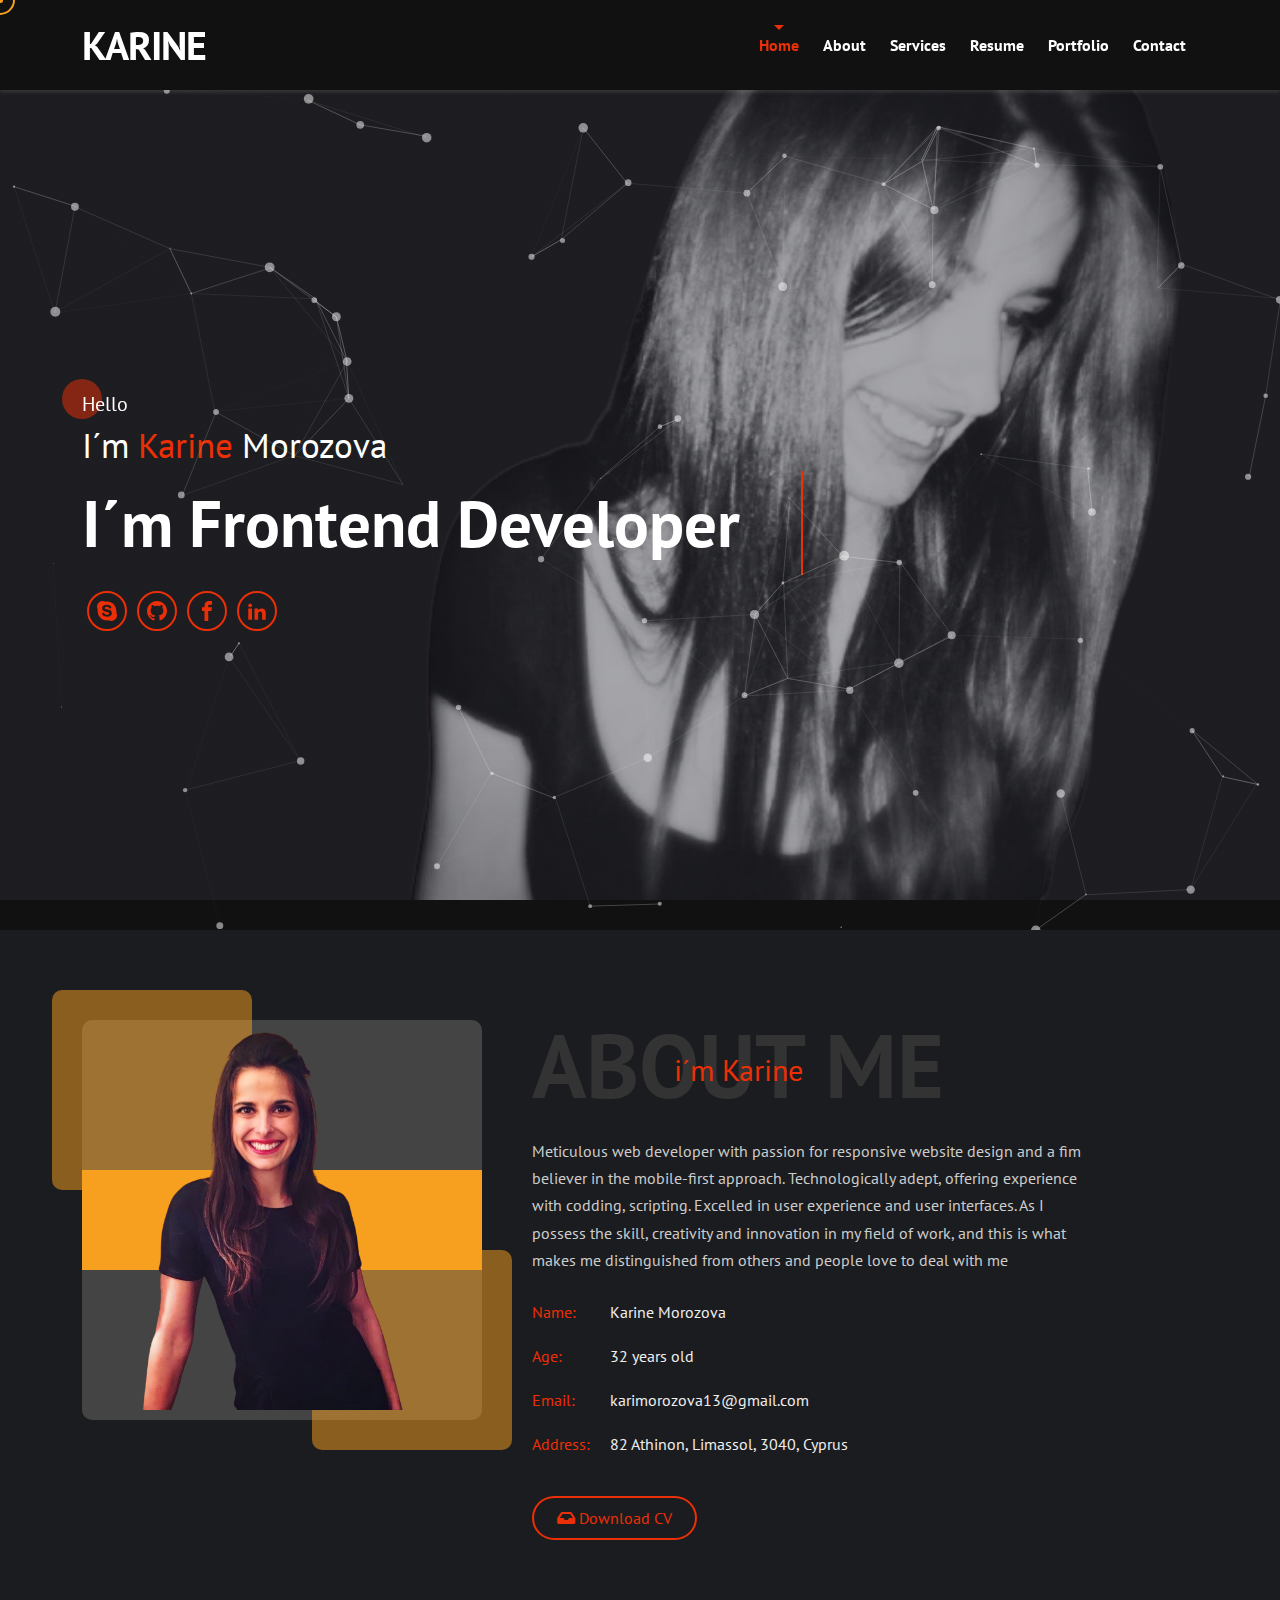
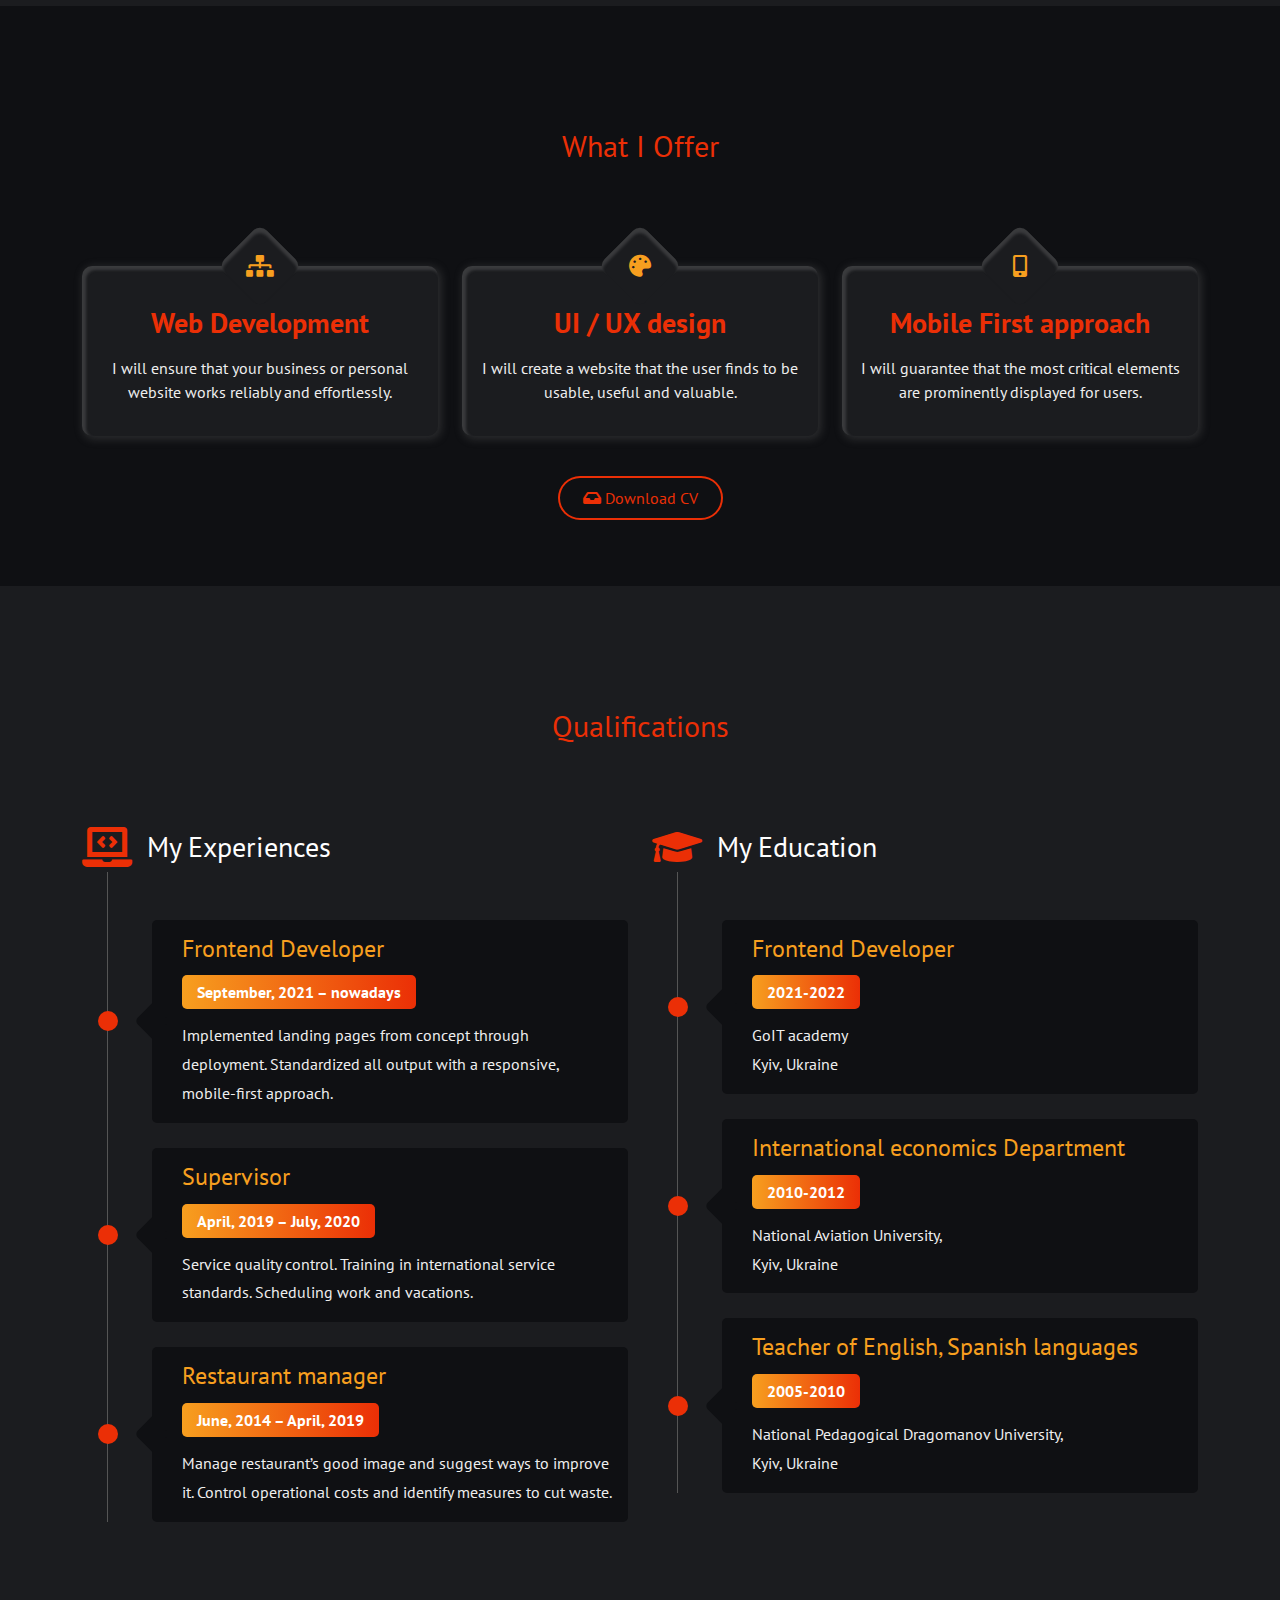
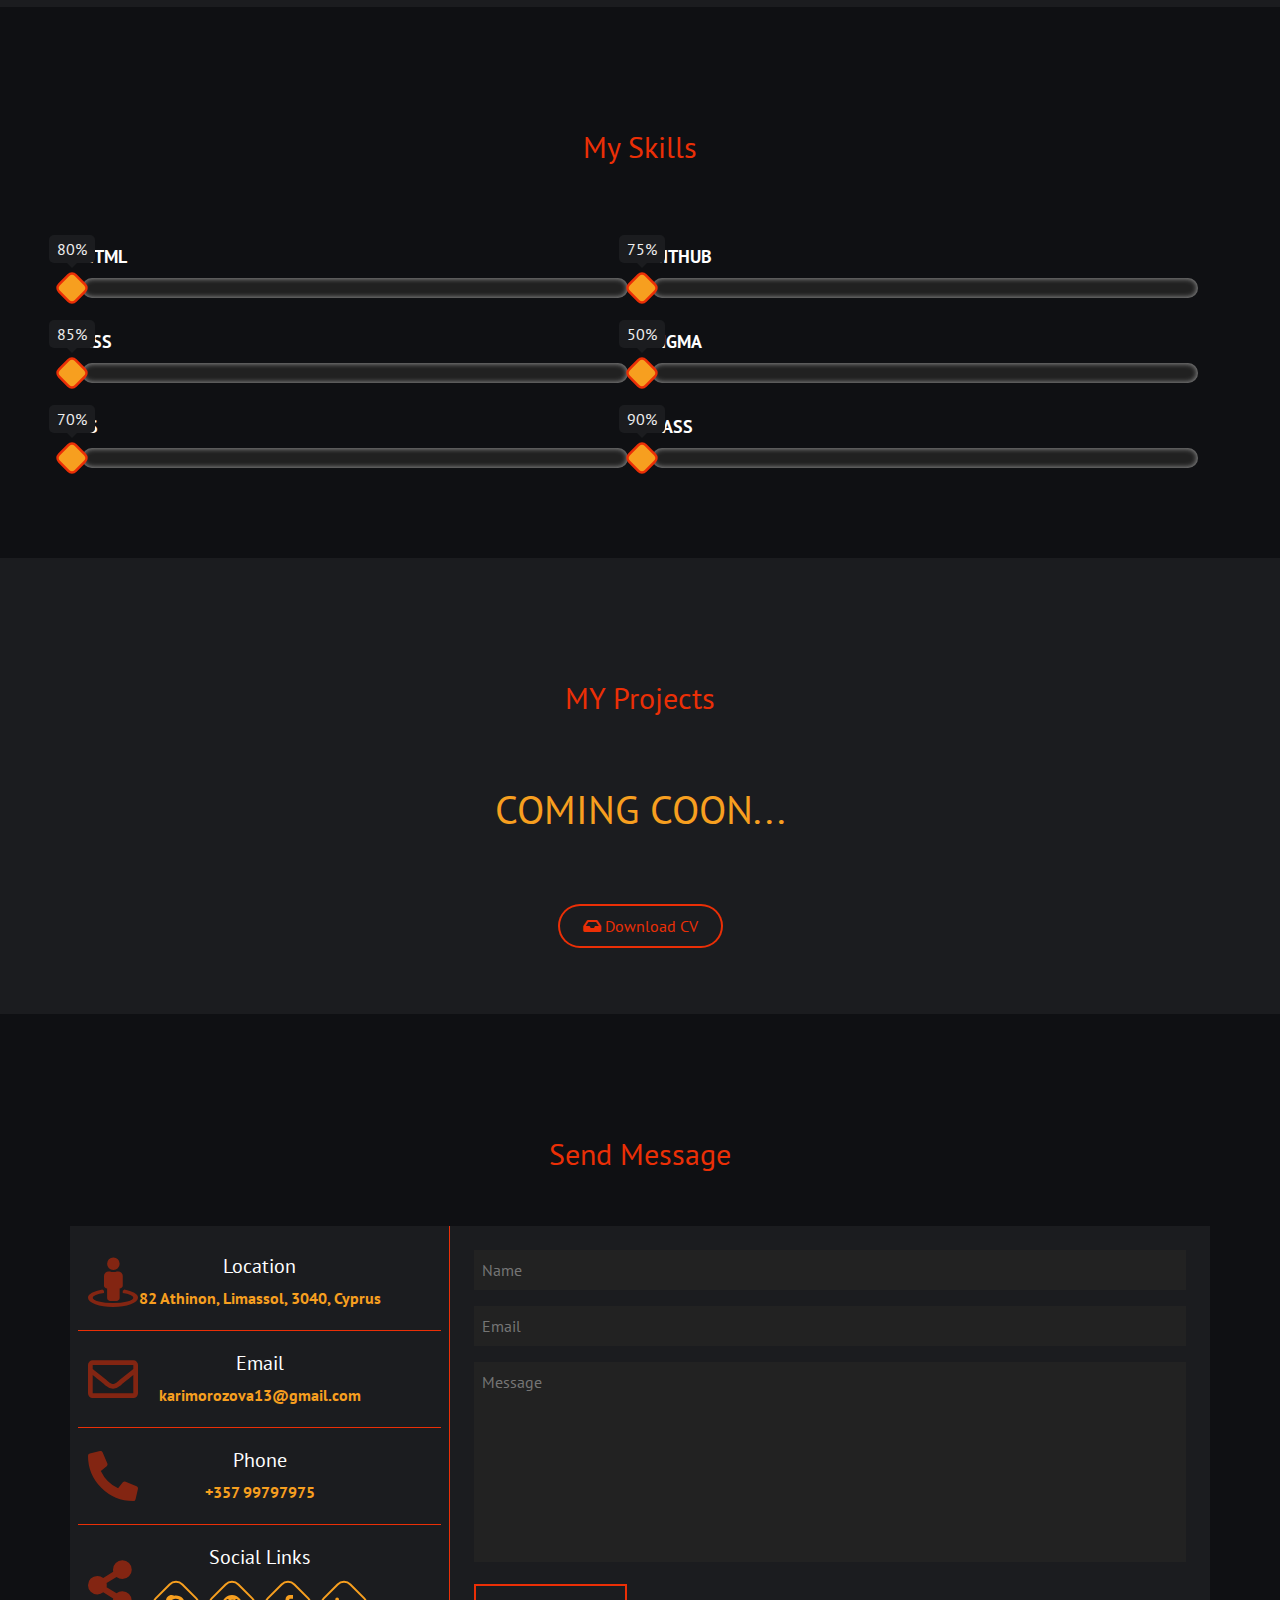
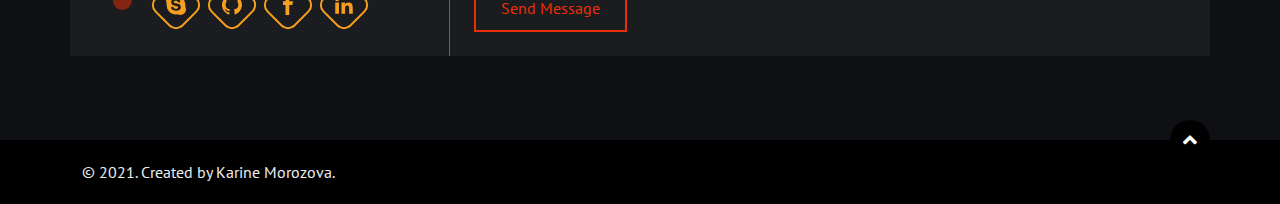
<file: index_2.html>
<!DOCTYPE html>
<html lang="en">
<head>
    <meta charset="UTF-8">
    <title>Karine Morozova</title>
    <!-- Meta Tags -->
    <meta http-equiv="X-UA-Compatible" content="IE=edge">
    <meta name="viewport" content="width=device-width, initial-scale=1.0">
    <meta name="author" content="Availablecoder">
    <meta name="description" content="Tomas Personal Porfolio one-page template for freelance usage and person resume">
    <meta name="keywords" content="person,resume,skills,skill,portoflio,multipourpose,web template, landing page, personal portfolio, personal landing page, personal portfolio landing page template">
    <!-- Google Fonts -->
    <link rel="preconnect" href="https://fonts.googleapis.com">
    <link rel="preconnect" href="https://fonts.gstatic.com" crossorigin>
    <link href="https://fonts.googleapis.com/css2?family=PT+Sans:wght@400;700&display=swap" rel="stylesheet">
    <!-- - - - -->
    <!-- Favicon -->
    <link rel="icon" type="image/png" sizes="32x32" href="https://images.squarespace-cdn.com/content/v1/57ffdcd02994cab930193f15/1496373203378-QJ2EKB7H2EH5S9CI7VCK/favicon.ico?format=100w">
    <!-- - - - -->
    <!-- CSS Plugins -->
    <link
    rel="stylesheet"
    href="https://cdnjs.cloudflare.com/ajax/libs/animate.css/4.1.1/animate.min.css"
  />
    <link rel="stylesheet" href="css/bootstrap.min.css">
    <link rel="stylesheet" href="css/all.min.css">
    <link rel="stylesheet" href="css/jquery.animatedheadline.css">
    <link rel="stylesheet" href="css/animate.css">
    <link rel="stylesheet" href="css/swiper.min.css">
    <link rel="stylesheet" href="css/fancybox.css">
    <link rel="stylesheet" href="css/odometer-theme-minimal.css">
    <!-- - - - -->
    <!-- Main CSS Files -->
    <link rel="stylesheet" href="css/style_dark.css">
    <link rel="stylesheet" href="css/responsive.css">
    <!-- - - - -->
</head>
<body>

    <!-- Preloader -->
    <div class="preloader">
        <div class="load-splitter"></div>
        <div class="load-splitter"></div>
        <div class="loader">
            <p class="text">Karine<span>.</span></p>
            <div class="loading-bar">
                <span></span>
            </div>
        </div>
    </div>
    <!-- - - - -->

    <!-- Start Header -->
    <header class="header-sliding">
        <nav class="navbar w-100 navbar-expand-lg">
            <div class="container">
                <a class="navbar-brand logo p-0" href="index_2.html">
                    Karine
                </a>
                <button class="navbar-toggler menu-toggle-btn" type="button" data-bs-toggle="collapse" data-bs-target="#navbarSupportedContent" aria-controls="navbarSupportedContent" aria-expanded="false" aria-label="Toggle navigation">
                    <span class="header-nav-icon"></span>
                    <span class="header-nav-icon"></span>
                    <span class="header-nav-icon"></span>
                </button>
                <div class="ul-cont collapse navbar-collapse ms-0 ms-lg-auto" id="navbarSupportedContent">
                    <ul class="navbar-nav navbar-right ms-0 ms-lg-auto mb-2 mb-lg-0">
                        <li class="nav-item mx-1">
                            <a class="nav-link active" data-scroll="home" href="#home">Home</a>
                        </li>
                        <li class="nav-item mx-1">
                            <a class="nav-link" href="#about" data-scroll="about">About</a>
                        </li>
                        <li class="nav-item mx-1">
                            <a class="nav-link" href="#services" data-scroll="services">Services</a>
                        </li>
                        <li class="nav-item mx-1">
                            <a class="nav-link" href="#resume" data-scroll="resume">Resume</a>
                        </li>
                        <li class="nav-item mx-1">
                            <a class="nav-link" href="#portfolio" data-scroll="portfolio">Portfolio</a>
                        </li>
                        <!-- <li class="nav-item mx-1">
                            <a class="nav-link" href="#reviews" data-scroll="reviews">Reviews</a>
                        </li>
                        <li class="nav-item mx-1">
                            <a class="nav-link" href="#blog" data-scroll="blog">Blog</a>
                        </li> -->
                        <li class="nav-item mx-1">
                            <a class="nav-link" href="#contact" data-scroll="contact">Contact</a>
                        </li>
                    </ul>
                </div>
            </div>
        </nav>
    </header>
    <!-- End Header -->
    <!-- Start Home -->
    <section class="home d-flex align-items-center" id="home">
        <div class="container">
            <div class="home-text text-center text-md-start">
                <p class="intro mx-auto mx-md-0">Hello</p>
                <p class="name">I&acute;m <span>Karine</span> Morozova</p>
                <div class="head-text" id="home-text-changer">
                    <h1 class="ah-headline">
                        <span>I&acute;m </span>
                        <span class="ah-words-wrapper">
                            <!-- <b class="is-visible">Web Designer</b> -->
                            <b class="is-visible developer">Frontend Developer</b>
                            <!-- <b>Mobile Developer</b> -->
                        </span>
                    </h1>
                </div>
                <!-- <ul class="home-social social-list d-flex justify-content-center justify-content-md-start mt-3">
                    <li class="social-item">
                        <a href="https://web.skype.com/" class="social-link" aria-label="Skype" target="_blank" >
                          <svg class="social-icon">
                              <use href="./images/icons-cv.svg#icon-skype"></use>
                          </svg>
                        </a>
                    </li>
                    <li class="social-item">
                      <a href="https://github.com/karimorozova" class="social-link" aria-label="Github" target="_blank" >
                          <svg class="social-icon">
                              <use href="./images/icons-cv.svg#icon-github"></use>
                          </svg>
                      </a>
                    </li>
                    <li class="social-item">
                      <a href="https://www.facebook.com/karinka.ziebielian" class="social-link" aria-label="Facebook" target="_blank" >
                          <svg class="social-icon">
                              <use href="./images/icons-cv.svg#icon-facebook"></use>
                          </svg>
                      </a>
                    </li>
                    <li class="social-item">
                      <a href="https://www.linkedin.com/" class="social-link" aria-label="Telegram" target="_blank" >
                          <svg class="social-icon">
                              <use href="./images/icons-cv.svg#icon-linkedin"></use>
                          </svg>
                      </a>
                    </li>
                </ul> -->
                <div class="home-social d-flex justify-content-center justify-content-md-start mt-3">
                    <a href="https://web.skype.com/" aria-label="Skype" target="_blank">
                        <svg class="social-icon fab">
                        <use href="./images/icons-cv.svg#icon-skype"></use>
                    </svg>
                </a>
                    <a href="https://github.com/karimorozova" aria-label="Github" target="_blank">
                        <svg class="social-icon fab">
                        <use href="./images/icons-cv.svg#icon-github"></use>
                    </svg>
                </a>
                    <a href="https://www.facebook.com/karinka.ziebielian" aria-label="Facebook" target="_blank">
                        <svg class="social-icon fab">
                        <use href="./images/icons-cv.svg#icon-facebook"></use>
                    </svg>
                </a>
                    <a href="https://www.linkedin.com/" aria-label="linkedin" target="_blank">
                        <svg class="social-icon fab">
                        <use href="./images/icons-cv.svg#icon-linkedin"></use>
                    </svg>
                </a>
                </div>

            </div>
        </div>
    </section>
    <!-- End Home -->
    <!-- Start About -->
    <section class="about section-padding" id="about">
        <div class="container d-flex flex-column flex-md-row">
            <div class="image wow fadeInLeft">
                <img class="img-fluid w-100" src="images/home-dark2.png" alt="about">
                <div class="movable-border">
                    <span></span>
                </div>
            </div>
            <div class="about-content wow fadeInRight">
                <div class="main-heading about-main-heading mx-auto mx-md-0">
                    <h2>About me</h2>
                    <span>i&acute;m Karine</span>
                </div>
                <p class="about-text">
                    Meticulous web developer with passion for responsive website design and a fim believer in the mobile-first approach. 
                        Technologically adept, offering experience with codding, scripting. Excelled in user experience and user interfaces. As I possess the skill, creativity and innovation in my field of work, and this is what makes me distinguished from others and people love to deal with me
                </p>
                <div class="about-info">
                    <ul>
                        <li class="my-info"><span>Name:</span> Karine Morozova</li>
                        <li class="my-info"><span>Age:</span> 32 years old</li>
                        <li class="my-info"><span>Email:</span> karimorozova13@gmail.com</li>
                        <li class="my-info"><span>Address:</span> 82 Athinon, Limassol, 3040, Cyprus</li>
                    </ul>
                </div>
                <div class="cv-button">
                    <a class="main-btn" href="./images/karimorozova-cv.pdf" download>
                        <i class="fas fa-inbox"></i>
                        Download CV
                    </a>
                </div>
            </div>
        </div>
    </section>
    <!-- End About -->
    <!-- Start Services -->
    <section class="services section-padding" id="services">
        <div class="container">
            <div class="main-heading mx-auto">
                <h2 class="main-head-animation">Services</h2>
                <span>What I Offer</span>
            </div>
            <div class="services-field mt-4 row">
                <div class="serv-box mb-2 mt-5 col-12 col-md-6 col-lg-4 wow fadeInUp">
                    <div class="serv-cont cursor-pointer-hover p-3 position-relative">
                        <div class="icon">
                            <i class="fas fa-sitemap"></i>
                        </div>
                        <h3 class="text-center pt-4 pb-2">Web Development</h3>
                        <p class="text-center">I will ensure that your business or personal website works reliably and effortlessly.</p>
                    </div>
                </div>
                <div class="serv-box mb-2 mt-5 col-12 col-md-6 col-lg-4 wow fadeInUp" data-wow-delay="0.3s">
                    <div class="serv-cont cursor-pointer-hover p-3 position-relative">
                        <div class="icon">
                            <i class="fas fa-palette"></i>
                        </div>
                        <h3 class="text-center pt-4 pb-2">UI / UX design</h3>
                        <p class="text-center">I will create a website that the user finds to be usable, useful and valuable.</p>
                    </div>
                </div>
                <div class="serv-box mb-2 mt-5 col-12 col-md-6 col-lg-4 wow fadeInUp" data-wow-delay="0.6s">
                    <div class="serv-cont cursor-pointer-hover p-3 position-relative">
                        <div class="icon">
                            <i class="fas fa-mobile-alt"></i>
                        </div>
                        <h3 class="text-center pt-4 pb-2">Mobile First approach</h3>
                        <p class="text-center">I will guarantee that the most critical elements are prominently displayed for users.</p>
                    </div>
                </div>
                <!-- <div class="serv-box mb-2 mt-5 col-12 col-md-6 col-lg-4 wow fadeInUp">
                    <div class="serv-cont cursor-pointer-hover p-3 position-relative">
                        <div class="icon">
                            <i class="fas fa-shield-alt"></i>
                        </div>
                        <h3 class="text-center pt-4 pb-2">Cyber Security</h3>
                        <p class="text-center">Lorem ipsum dolor sit amet consectetur adipisicing elit. Voluptatum praesentium quo quasi. Sit, saepe impedit!</p>
                    </div>
                </div>
                <div class="serv-box mb-2 mt-5 col-12 col-md-6 col-lg-4 wow fadeInUp" data-wow-delay="0.3s">
                    <div class="serv-cont cursor-pointer-hover p-3 position-relative">
                        <div class="icon">
                            <i class="fas fa-database"></i>
                        </div>
                        <h3 class="text-center pt-4 pb-2">Database Analysis</h3>
                        <p class="text-center">Lorem ipsum dolor sit amet consectetur adipisicing elit. Voluptatum praesentium quo quasi. Sit, saepe impedit!</p>
                    </div>
                </div>
                <div class="serv-box mb-2 mt-5 col-12 col-md-6 col-lg-4 wow fadeInUp" data-wow-delay="0.6s">
                    <div class="serv-cont cursor-pointer-hover p-3 position-relative">
                        <div class="icon">
                            <i class="fas fa-mail-bulk"></i>
                        </div>
                        <h3 class="text-center pt-4 pb-2">Marketing</h3>
                        <p class="text-center">Lorem ipsum dolor sit amet consectetur adipisicing elit. Voluptatum praesentium quo quasi. Sit, saepe impedit!</p>
                    </div>
                </div> -->
            </div>
            <div class="more-services text-center mt-4 pt-2">
                <a class="main-btn" href="./images/karimorozova-cv.pdf" download>
                    <i class="fas fa-inbox"></i>
                    Download CV
                </a>
            </div>
            <!-- <div class="more-services text-center mt-4 pt-2">
                <a href="#" class="main-btn">More Services</a>
            </div> -->
        </div>
    </section>
    <!-- End Services -->
    <!-- Start Resume -->
    <section class="resume section-padding" id="resume">
        <div class="container">
            <div class="main-heading mx-auto">
                <h2 class="main-head-animation">Resume</h2>
                <span>Qualifications</span>
            </div>
            <div class="resume-field mt-5 row">
                <div class="experience-box mb-3 mb-lg-0 col-12 col-lg-6">
                    <div class="experience-content resume-content">
                        <div class="wow bounceIn res-head mb-3 mb-sm-5 d-flex justify-content-sm-start justify-content-center align-items-center">
                            <i class="fas fa-laptop-code"></i>
                            <h3 class="mb-0">My Experiences</h3>
                        </div>
                        <div class="wow fadeInLeft res-text">
                            <span class="res-circle"></span>
                            <h4>Frontend Developer</h4>
                            <span class="date">September, 2021 – nowadays</span>
                            <p class="info">Implemented  landing pages from concept through deployment. Standardized all output with a responsive, mobile-first approach.</p>
                        </div>
                        <div class="wow fadeInLeft res-text" data-wow-delay="0.2s">
                            <span class="res-circle"></span>
                            <h4>Supervisor</h4>
                            <span class="date">April, 2019 – July, 2020</span>
                            <p class="info">Service quality control. Training in international service standards. Scheduling work and vacations.</p>
                        </div>
                        <div class="wow fadeInLeft res-text" data-wow-delay="0.4s">
                            <span class="res-circle"></span>
                            <h4>Restaurant manager</h4>
                            <span class="date">June, 2014 – April, 2019</span>
                            <p class="info">Manage restaurant’s good image and suggest ways to improve it. Control operational costs and identify measures to cut waste.</p>
                        </div>
                    </div>
                </div>
                <div class="education-box col-12 col-lg-6">
                    <div class="education-content resume-content">
                        <div class="wow bounceIn res-head mb-3 mb-sm-5 d-flex justify-content-sm-start justify-content-center align-items-center">
                            <i class="fas fa-graduation-cap"></i>
                            <h3 class="mb-0">My Education</h3>
                        </div>
                        <div class="wow fadeInLeft res-text" data-wow-delay="0.1s">
                            <span class="res-circle"></span>
                            <h4>Frontend Developer</h4>
                            <span class="date">2021-2022</span>
                            <p class="info">GoIT academy <br> Kyiv, Ukraine </p>
                        </div>
                        <div class="wow fadeInLeft res-text" data-wow-delay="0.3s">
                            <span class="res-circle"></span>
                            <h4>International economics Department</h4>
                            <span class="date">2010-2012</span>
                            <p class="info">National Aviation University, <br> Kyiv, Ukraine</p>
                        </div>
                        <div class="wow fadeInLeft res-text" data-wow-delay="0.5s">
                            <span class="res-circle"></span>
                            <h4>Teacher of English, Spanish languages</h4>
                            <span class="date">2005-2010</span>
                            <p class="info">National Pedagogical Dragomanov University, <br> Kyiv, Ukraine</p>
                        </div>
                    </div>
                </div>
            </div>
        </div>
    </section>
    <!-- End Resume -->
    <!-- Start Skills -->
    <section class="skills section-padding" id="skills">
        <div class="container">
            <div class="main-heading mx-auto">
                <h2 class="main-head-animation">Skills</h2>
                <span>My Skills</span>
            </div>
            <div class="skill-field mt-5 row">
                <div class="skill-box col-12 col-lg-6">
                    <div class="skill-piece">
                        <p class="name mb-2">HTML</p>
                        <div class="skill-loader">
                            <span data-progress="80%" class="loader-liquid"></span>
                            <span class="loader-value">80%</span>
                        </div>
                    </div>
                    <div class="skill-piece">
                        <p class="name mb-2">CSS</p>
                        <div class="skill-loader">
                            <span data-progress="85%" class="loader-liquid"></span>
                            <span class="loader-value">85%</span>
                        </div>
                    </div>
                    <div class="skill-piece">
                        <p class="name mb-2">JS</p>
                        <div class="skill-loader">
                            <span data-progress="70%" class="loader-liquid"></span>
                            <span class="loader-value">70%</span>
                        </div>
                    </div>
                </div>
                <div class="skill-box col-12 col-lg-6">
                    <div class="skill-piece">
                        <p class="name mb-2">GITHUB</p>
                        <div class="skill-loader">
                            <span data-progress="75%" class="loader-liquid"></span>
                            <span class="loader-value">75%</span>
                        </div>
                    </div>
                    <div class="skill-piece">
                        <p class="name mb-2">FIGMA</p>
                        <div class="skill-loader">
                            <span data-progress="50%" class="loader-liquid"></span>
                            <span class="loader-value">50%</span>
                        </div>
                    </div>
                    <div class="skill-piece">
                        <p class="name mb-2">SASS</p>
                        <div class="skill-loader">
                            <span data-progress="90%" class="loader-liquid"></span>
                            <span class="loader-value">90%</span>
                        </div>
                    </div>
                </div>
            </div>
        </div>
    </section>
    <!-- End Skills -->
    <!-- Start Projects -->
    <section class="portfolio section-padding" id="portfolio">
        <div class="container">
            <div class="main-heading mx-auto">
                <h2 class="main-head-animation">Portfolio</h2>
                <span>MY Projects</span>
            </div>

           <p class="my-projects">Coming coon...</p>
            <!-- <div class="prog-filter wow fadeIn">
                <ul class="ps-0">
                    <li class="cursor-pointer-hover active" data-filter="all">All</li>
                    <li class="cursor-pointer-hover" data-filter=".design">Design</li>
                    <li class="cursor-pointer-hover" data-filter=".development">Development</li>
                    <li class="cursor-pointer-hover" data-filter=".marketing">Marketing</li>
                </ul>
            </div> -->
            <div class="port-field row" id="portfolio-shuffle">
                <div dataorder="1"></div>
                <div dataorder="2"></div>
                <div dataorder="3"></div>
                <div dataorder="4"></div>
                <div dataorder="5"></div>
                <div dataorder="6"></div>
                <!-- <div class="mix design prog-box col-12 col-md-6 col-lg-4 mb-4" data-order="1">
                     <a data-fancybox="gallery" class="d-block position-relative" href="images/portfolio/portfolio1.jpg">
                        <img class="img-fluid w-100 d-block" src="images/portfolio/portfolio1.jpg" alt="portfolio">
                         <div class="port-disc">
                            <span></span>
                            <span></span>
                            <span></span>
                            <span></span>
                            <i class="fas fa-search-plus"></i>
                            <h4>Project Title</h4>
                            <p class="type mb-0">Design</p>
                        </div> 
                    </a>
                </div>
                <div class="mix development prog-box col-12 col-md-6 col-lg-4 mb-4" data-order="2">
                     <a data-fancybox="gallery" class="d-block position-relative" href="images/portfolio/portfolio2.jpg">
                        <img class="img-fluid w-100 d-block" src="images/portfolio/portfolio2.jpg" alt="portfolio">
                        <div class="port-disc">
                            <span></span>
                            <span></span>
                            <span></span>
                            <span></span>
                            <i class="fas fa-search-plus"></i>
                            <h4>Project Title</h4>
                            <p class="type mb-0">Development</p>
                        </div>
                    </a> 
                </div>
                <div class="mix design prog-box col-12 col-md-6 col-lg-4 mb-4" data-order="3">
                    <a data-fancybox="gallery" class="d-block position-relative" href="images/portfolio/portfolio3.jpg">
                        <img class="img-fluid w-100 d-block" src="images/portfolio/portfolio3.jpg" alt="portfolio">
                        <div class="port-disc">
                            <span></span>
                            <span></span>
                            <span></span>
                            <span></span>
                            <i class="fas fa-search-plus"></i>
                            <h4>Project Title</h4>
                            <p class="type mb-0">Design</p>
                        </div>
                    </a>
                </div>
                <div class="mix marketing prog-box col-12 col-md-6 col-lg-4 mb-4" data-order="4">
                    <a data-fancybox="gallery" class="d-block position-relative" href="images/portfolio/portfolio4.jpg">
                        <img class="img-fluid w-100 d-block" src="images/portfolio/portfolio4.jpg" alt="portfolio">
                        <div class="port-disc">
                            <span></span>
                            <span></span>
                            <span></span>
                            <span></span>
                            <i class="fas fa-search-plus"></i>
                            <h4>Project Title</h4>
                            <p class="type mb-0">Marketing</p>
                        </div>
                    </a>
                </div>
                <div class="mix development prog-box col-12 col-md-6 col-lg-4 mb-4" data-order="5">
                    <a data-fancybox="gallery" class="d-block position-relative" href="images/portfolio/portfolio5.jpg">
                        <img class="img-fluid w-100 d-block" src="images/portfolio/portfolio5.jpg" alt="portfolio">
                        <div class="port-disc">
                            <span></span>
                            <span></span>
                            <span></span>
                            <span></span>
                            <i class="fas fa-search-plus"></i>
                            <h4>Project Title</h4>
                            <p class="type mb-0">Development</p>
                        </div>
                    </a>
                </div>
                <div class="mix marketing prog-box col-12 col-md-6 col-lg-4 mb-4" data-order="6">
                    <a data-fancybox="gallery" class="d-block position-relative" href="images/portfolio/portfolio6.jpg">
                        <img class="img-fluid w-100 d-block" src="images/portfolio/portfolio6.jpg" alt="portfolio">
                        <div class="port-disc">
                            <span></span>
                            <span></span>
                            <span></span>
                            <span></span>
                            <i class="fas fa-search-plus"></i>
                            <h4>Project Title</h4>
                            <p class="type mb-0">Marketing</p>
                        </div>
                    </a>
                </div>
            </div> -->
            <div class="more-services text-center mt-4 pt-2">
                <a class="main-btn" href="./images/karimorozova-cv.pdf" download>
                    <i class="fas fa-inbox"></i>
                    Download CV
                </a>
            </div>
            <!-- <div class="more-projects text-center mt-4 pt-2">
                <a class="main-btn" href="#">
                    <i class="fas fa-inbox"></i>
                    Download CV
                </a>
            </div> -->
        </div>
       
    </section>
    <!-- End Projects -->
    <!-- Start Counter -->
    <!-- <section class="counter pt-5 pb-5" id="counter">
        <div class="container">
            <div class="row counter-area">
                <div class="wow fadeInLeft col-12 col-lg-3 col-md-6 text-center">
                    <i class="far fa-hand-rock d-block mb-2"></i>
                    <span class="odometer" data-count="10">00</span>
                    <h4>Years of experience</h4>
                </div>       
                <div class="wow fadeInLeft col-12 col-lg-3 col-md-6 text-center" data-wow-delay="0.3s">
                    <i class="far fa-handshake d-block mb-2"></i>
                    <span class="odometer" data-count="173">00</span>
                    <h4>Successful Projects </h4>
                </div>
                <div class="wow fadeInLeft col-12 col-lg-3 col-md-6 text-center" data-wow-delay="0.6s">
                    <i class="far fa-smile-beam d-block mb-2"></i>
                    <span class="odometer" data-count="261">00</span>
                    <h4>Happy Clients</h4>
                </div>
                <div class="wow fadeInLeft col-12 col-lg-3 col-md-6 text-center" data-wow-delay="0.9s">
                    <i class="fas fa-award d-block mb-2"></i>
                    <span class="odometer" data-count="22">00</span>
                    <h4>Awards achieved</h4>
                </div>
            </div>
        </div>
    </section> -->
    <!-- End Counter -->
    <!-- Start Reviews -->
    <!-- <section class="reviews section-padding" id="reviews">
        <div class="container">
            <div class="main-heading mx-auto">
                <h2 class="main-head-animation">Reviews</h2>
                <span>Clients Feedback</span>
            </div>
            <div class="review-field row justify-content-between align-items-center">
                <div class="wow bounceInUp review-swiper-image col-3">
                    <div class="swiper-wrapper">
                        <div class="swiper-slide px-0">
                            <img class="img-fluid w-100" src="images/clients/client1.jpg" alt="clients reviews">
                        </div>
                        <div class="swiper-slide px-0">
                            <img class="img-fluid w-100" src="images/clients/client2.jpg" alt="clients reviews">
                        </div>
                        <div class="swiper-slide px-0">
                            <img class="img-fluid w-100" src="images/clients/client3.jpg" alt="clients reviews">
                        </div>
                    </div>
                </div>
                <div class="review-swiper-text position-relative col-12 col-lg-8">
                    <div class="swiper-wrapper">
                        <div class="swiper-slide">
                            <div class="client-info">
                                <div class="review-head py-3">
                                    <img class="text-slider-image mx-auto" src="images/clients/client1.jpg" alt="clients reviews">
                                    <div class="rev-box d-flex align-items-center justify-content-lg-start justify-content-center">
                                        <i class="fas fa-quote-left pe-3 pt-2"></i>
                                        <div class="review-details">
                                            <h4 class="client-name mb-2">Hunter Rad</h4>
                                            <div class="rating d-flex">
                                                <i class="mx-1 fas fa-star"></i>
                                                <i class="mx-1 fas fa-star"></i>
                                                <i class="mx-1 fas fa-star"></i>
                                                <i class="mx-1 fas fa-star"></i>
                                                <i class="mx-1 fas fa-star"></i>
                                            </div>
                                        </div>
                                    </div>
                                </div>
                                <q>Li Europan lingues es membres del sam familie. Lor separat existentie es un myth. Por scientie, musica, sport etc, litot Europa usa li sam vocabular. Li lingues differe solmen in</q>
                                <div class="review-dates d-flex justify-content-between mt-3">
                                    <div class="client-project"><span>Project Type: </span>Website design</div>
                                    <p class="date"><span>Receiving date: </span>30 jan 2018</p>
                                </div>
                            </div>
                        </div>
                        <div class="swiper-slide">
                            <div class="client-info">
                                <div class="review-head py-3">
                                    <img class="text-slider-image mx-auto" src="images/clients/client2.jpg" alt="clients reviews">
                                    <div class="rev-box d-flex align-items-center justify-content-lg-start justify-content-center">
                                        <i class="fas fa-quote-left pe-3 pt-2"></i>
                                        <div class="review-details">
                                            <h4 class="client-name mb-2">Gleda Wilson</h4>
                                            <div class="rating d-flex">
                                                <i class="mx-1 fas fa-star"></i>
                                                <i class="mx-1 fas fa-star"></i>
                                                <i class="mx-1 fas fa-star"></i>
                                                <i class="mx-1 fas fa-star"></i>
                                                <i class="mx-1 fas fa-star"></i>
                                            </div>
                                        </div>
                                    </div>
                                </div>
                                <q>A wonderful serenity has taken possession of my entire soul, like these sweet mornings of spring which I enjoy with my whole heart. I am alone, and feel the charm</q>
                                <div class="review-dates d-flex justify-content-between mt-3">
                                    <div class="client-project"><span>Project Type: </span>Database modification</div>
                                    <p class="date"><span>Receiving date: </span>5 Feb 2019</p>
                                </div>
                            </div>
                        </div>
                        <div class="swiper-slide">
                            <div class="client-info">
                                <div class="review-head py-3">
                                    <img class="text-slider-image mx-auto" src="images/clients/client3.jpg" alt="clients reviews">
                                    <div class="rev-box d-flex align-items-center justify-content-lg-start justify-content-center">
                                        <i class="fas fa-quote-left pe-3 pt-2"></i>
                                        <div class="review-details">
                                            <h4 class="client-name mb-2">Eadric Jakob</h4>
                                            <div class="rating d-flex">
                                                <i class="mx-1 fas fa-star"></i>
                                                <i class="mx-1 fas fa-star"></i>
                                                <i class="mx-1 fas fa-star"></i>
                                                <i class="mx-1 fas fa-star"></i>
                                                <i class="mx-1 fas fa-star"></i>
                                            </div>
                                        </div>
                                    </div>
                                </div>
                                <q>The European languages are members of the same family. Their separate existence is a myth. For science, music, sport, etc, Europe uses the same vocabulary. The languages only differ in</q>
                                <div class="review-dates d-flex justify-content-between mt-3">
                                    <div class="client-project"><span>Project Type: </span>Mobile application</div>
                                    <p class="date"><span>Receiving date: </span>17 Sept 2020</p>
                                </div>
                            </div>
                        </div>
                        <div class="swiper-pagination swiper-pagination-white cursor-pointer-hover"></div>
                        <div class="swiper-button-next d-none d-sm-flex swiper-button-white cursor-pointer-hover"></div>
                        <div class="swiper-button-prev d-none d-sm-flex swiper-button-white cursor-pointer-hover"></div>
                    </div>
                </div>
            </div>

        </div>
    </section> -->
    <!-- End Reviews -->
    <!-- Start Blog -->
    <!-- <section class="blog section-padding" id="blog">
        <div class="container">
            <div class="main-heading mx-auto">
                <h2 class="main-head-animation">Blog</h2>
                <span>Read News</span>
            </div>
            <div class="blog-field pt-4 row">
                <div class="wow fadeInDown blog-box mb-4 col-12 col-md-6 col-lg-4">
                    <div class="blog-content">
                        <a href="#" class="image d-block position-relative overflow-hidden">
                            <img class="img-fluid w-100 d-block" src="images/blog/blog1.jpg" alt="blog image">
                            <span class="blog-title">Web</span>
                        </a>
                        <h3 class="blog-head my-2 px-2">Web development technology</h3>
                        <p class="blog-text mb-3 px-2">The quick, brown fox jumps over a lazy dog. DJs flock by when MTV ax quiz prog. Junk MTV quiz</p>
                        <hr class="my-0">
                        <div class="blog-links d-flex justify-content-between align-items-center p-2">
                            <div class="blog-rating">
                                <a class="blog-like ms-1 me-3" href="#">173</a>
                                <a class="blog-comment" href="#">34</a>
                            </div>
                            <div class="more">
                                <a href="#">Read More</a>
                            </div>
                        </div>
                    </div>
                </div>
                <div class="wow fadeInDown blog-box mb-4 col-12 col-md-6 col-lg-4" data-wow-delay="0.4s">
                    <div class="blog-content">
                        <a href="#" class="image d-block position-relative overflow-hidden">
                            <img class="img-fluid w-100 d-block" src="images/blog/blog2.jpg" alt="blog image">
                            <span class="blog-title">Mobile</span>
                        </a>
                        <h3 class="blog-head my-2 px-2">Flutter technology</h3>
                        <p class="blog-text mb-3 px-2">The quick, brown fox jumps over a lazy dog. DJs flock by when MTV ax quiz prog. Junk MTV quiz</p>
                        <hr class="my-0">
                        <div class="blog-links d-flex justify-content-between align-items-center p-2">
                            <div class="blog-rating">
                                <a class="blog-like ms-1 me-3" href="#">173</a>
                                <a class="blog-comment" href="#">34</a>
                            </div>
                            <div class="more">
                                <a href="#">Read More</a>
                            </div>
                        </div>
                    </div>
                </div>
                <div class="wow fadeInDown blog-box mb-4 mx-auto col-12 col-md-6 col-lg-4" data-wow-delay="0.8s">
                    <div class="blog-content">
                        <a href="#" class="image d-block position-relative overflow-hidden">
                            <img class="img-fluid w-100 d-block" src="images/blog/blog3.jpg" alt="blog image">
                            <span class="blog-title">Design</span>
                        </a>
                        <h3 class="blog-head my-2 px-2">Attractive designs</h3>
                        <p class="blog-text mb-3 px-2">The quick, brown fox jumps over a lazy dog. DJs flock by when MTV ax quiz prog. Junk MTV quiz</p>
                        <hr class="my-0">
                        <div class="blog-links d-flex justify-content-between align-items-center p-2">
                            <div class="blog-rating">
                                <a class="blog-like ms-1 me-3" href="#">173</a>
                                <a class="blog-comment" href="#">34</a>
                            </div>
                            <div class="more">
                                <a href="#">Read More</a>
                            </div>
                        </div>
                    </div>
                </div>
            </div>
            <div class="more-blogs text-center mt-4 pt-2">
                <a href="#" class="main-btn">More Blogs</a>
            </div>
        </div>
    </section> -->
    <!-- End Blog -->
    <!-- Start Contact -->
    <section class="contact section-padding" id="contact">
        <div class="container">
            <div class="main-heading mx-auto">
                <h2 class="main-head-animation">Contact</h2>
                <span>Send Message</span>
            </div>
            <div class="contact-field my-4 row flex-wrap-reverse">
                <div class="contact-info-field p-2 col-12 col-md-4">
                    <div class="location">
                        <i class="fas fa-street-view"></i>
                        <h5>Location</h5>
                        <address class="mb-0">82 Athinon, Limassol, 3040, Cyprus</address>
                    </div>
                    <div class="email">
                        <i class="far fa-envelope"></i>
                        <h5>Email</h5>
                        <a href="mailto:karimorozova13@gmail.com">karimorozova13@gmail.com</a>
                    </div>
                    <div class="phone">
                        <i class="fas fa-phone-alt"></i>
                        <h5>Phone</h5>
                        <a href="tel:+35799797975">+357 99797975</a>
                    </div>
                    <div class="social">
                        <i class="fas fa-share-alt"></i>
                        <h5>Social Links</h5>
                        <div class="social-links pt-2 d-flex align-items-center justify-content-center">
                            <a class="mx-2" href="https://web.skype.com/" aria-label="Skype" target="_blank">
                                <svg class="contact-icon fab">
                                <use href="./images/icons-cv.svg#icon-skype"></use>
                            </svg>
                        </a>
                            <a class="mx-2" href="https://github.com/karimorozova" aria-label="Github" target="_blank">
                                <svg class="contact-icon fab">
                                <use href="./images/icons-cv.svg#icon-github"></use>
                            </svg>
                        </a>
                            <a class="mx-2" href="https://www.facebook.com/karinka.ziebielian" aria-label="Facebook" target="_blank">
                                <svg class="contact-icon fab">
                                <use href="./images/icons-cv.svg#icon-facebook"></use>
                            </svg>
                        </a>
                            <a class="mx-2" href="https://www.linkedin.com/" aria-label="linkedin" target="_blank">
                                <svg class="contact-icon fab">
                                <use href="./images/icons-cv.svg#icon-linkedin"></use>
                            </svg>
                        </a>
                            <!-- <a class="mx-2" href="#"><i class="fab fa-facebook-f"></i></a>
                            <a class="mx-2" href="#"><i class="fab fa-twitter"></i></a>
                            <a class="mx-2" href="#"><i class="fab fa-instagram"></i></a>
                            <a class="mx-2" href="#"><i class="fab fa-linkedin-in"></i></a> -->
                        </div>
                    </div>
                </div>
                <div class="contact-form-field p-4 col-12 col-md-8">
                    <form class="contact-form" action="php/contact.php" method="POST">
                        <div class="name mb-3">
                            <input class="w-100 p-2" type="text" name="name" required placeholder="Name">
                        </div>
                        <div class="email mb-3">
                            <input class="w-100 p-2" type="email" name="email" pattern="[^@\s]+@[^@\s]+\.[^@\s]+" required placeholder="Email">
                        </div>
                        <div class="message mb-3">
                            <textarea class="w-100 p-2 textarea" name="message" required placeholder="Message"></textarea>
                        </div>
                        <button type="submit">Send Message</button>
                        <p class="mt-3 contact-message"></p>
                    </form>
                </div>
            </div>
        </div>
    </section>
    <!-- End Contact -->
    <!-- Start Footer -->
    <footer>
        <div class="container position-relative d-flex flex-column flex-md-row align-items-center justify-content-between">
            <p class="copy mb-2 mb-md-0">&copy; 2021. Created by Karine Morozova.</p>
            <!-- <div class="addition-links">
                <a href="#">Privacy Policy</a>
                <span></span>
                <a href="#">Terms &amp; Conditions</a>
            </div> -->
            <a class="scroll-top" href="#">
                <i class="fas fa-angle-up"></i>
            </a>
        </div>
    </footer>
    <!-- End Footer -->

    <!-- Start Cursor -->
    <div class="fancy-cursor-dot"></div>
    <div class="fancy-cursor-circle"></div>
    <!-- End Cursor -->

    <!-- JS Files -->
    <script src="js/jQuery.js"></script>
    <script src="js/jquery.appear.js"></script>
    <script src="js/bootstrap.bundle.min.js"></script>
    <script src="js/jquery.animatedheadline.min.js"></script>
    <script src="js/particles.min.js"></script>
    <script src="js/particles_shape_dark.js"></script>
    <script src="js/swiper.min.js"></script>
    <script src="js/wow.min.js"></script>
    <script src="js/odometer.min.js"></script>
    <script src="js/mixitup.min.js"></script>
    <script src="js/fancybox.umd.js"></script>
    <script src="js/main.js"></script>
    <!-- - - - -->
</body>
</html>
</file>
<file: css/odometer-theme-minimal.css>
.odometer.odometer-auto-theme, .odometer.odometer-theme-minimal {
  display: inline-block;
  vertical-align: middle;
  *vertical-align: auto;
  *zoom: 1;
  *display: inline;
  position: relative;
}
.odometer.odometer-auto-theme .odometer-digit, .odometer.odometer-theme-minimal .odometer-digit {
  display: inline-block;
  vertical-align: middle;
  *vertical-align: auto;
  *zoom: 1;
  *display: inline;
  position: relative;
}
.odometer.odometer-auto-theme .odometer-digit .odometer-digit-spacer, .odometer.odometer-theme-minimal .odometer-digit .odometer-digit-spacer {
  display: inline-block;
  vertical-align: middle;
  *vertical-align: auto;
  *zoom: 1;
  *display: inline;
  visibility: hidden;
}
.odometer.odometer-auto-theme .odometer-digit .odometer-digit-inner, .odometer.odometer-theme-minimal .odometer-digit .odometer-digit-inner {
  text-align: left;
  display: block;
  position: absolute;
  top: 0;
  left: 0;
  right: 0;
  bottom: 0;
  overflow: hidden;
}
.odometer.odometer-auto-theme .odometer-digit .odometer-ribbon, .odometer.odometer-theme-minimal .odometer-digit .odometer-ribbon {
  display: block;
}
.odometer.odometer-auto-theme .odometer-digit .odometer-ribbon-inner, .odometer.odometer-theme-minimal .odometer-digit .odometer-ribbon-inner {
  display: block;
  -webkit-backface-visibility: hidden;
}
.odometer.odometer-auto-theme .odometer-digit .odometer-value, .odometer.odometer-theme-minimal .odometer-digit .odometer-value {
  display: block;
  -webkit-transform: translateZ(0);
}
.odometer.odometer-auto-theme .odometer-digit .odometer-value.odometer-last-value, .odometer.odometer-theme-minimal .odometer-digit .odometer-value.odometer-last-value {
  position: absolute;
}
.odometer.odometer-auto-theme.odometer-animating-up .odometer-ribbon-inner, .odometer.odometer-theme-minimal.odometer-animating-up .odometer-ribbon-inner {
  -webkit-transition: -webkit-transform 2s;
  -moz-transition: -moz-transform 2s;
  -ms-transition: -ms-transform 2s;
  -o-transition: -o-transform 2s;
  transition: transform 2s;
}
.odometer.odometer-auto-theme.odometer-animating-up.odometer-animating .odometer-ribbon-inner, .odometer.odometer-theme-minimal.odometer-animating-up.odometer-animating .odometer-ribbon-inner {
  -webkit-transform: translateY(-100%);
  -moz-transform: translateY(-100%);
  -ms-transform: translateY(-100%);
  -o-transform: translateY(-100%);
  transform: translateY(-100%);
}
.odometer.odometer-auto-theme.odometer-animating-down .odometer-ribbon-inner, .odometer.odometer-theme-minimal.odometer-animating-down .odometer-ribbon-inner {
  -webkit-transform: translateY(-100%);
  -moz-transform: translateY(-100%);
  -ms-transform: translateY(-100%);
  -o-transform: translateY(-100%);
  transform: translateY(-100%);
}
.odometer.odometer-auto-theme.odometer-animating-down.odometer-animating .odometer-ribbon-inner, .odometer.odometer-theme-minimal.odometer-animating-down.odometer-animating .odometer-ribbon-inner {
  -webkit-transition: -webkit-transform 2s;
  -moz-transition: -moz-transform 2s;
  -ms-transition: -ms-transform 2s;
  -o-transition: -o-transform 2s;
  transition: transform 2s;
  -webkit-transform: translateY(0);
  -moz-transform: translateY(0);
  -ms-transform: translateY(0);
  -o-transform: translateY(0);
  transform: translateY(0);
}
</file>
<file: css/style_dark.css>
/*
    Template Name    : Tomas - Personal Porfolio Landing Page Template
    Author           : AvailableCoder
    Version          : 1.0
    Created          : 2021
    File Description : Main css (dark version) file of the template
*/

/* -------------------- Table of Content -------------------- */
/* 
    1 => Components && Globals Styles
    2 => Header Styles
    3 => Home section Styles
    4 => About section Styles
    5 => Services section Styles
    6 => Resume section Styles
    7 => Skills section Styles
    8 => Portfolio section Styles
    9 => Counter section Styles
    10 => Reviews section Styles
    11 => Blog section Styles
    12 => Contact section Styles
    13 => Footer section Styles
    14 => Fancy cursor Styles
    15 => preloader Styles
*/

/* Start Variables */
:root {
    --main-color: #eb2f06;
    --sec-color: #F79F1F;
}
/* End Variables */

/* Start components */
.section-padding {
    padding-top: 90px;
    padding-bottom: 60px;
}
.main-heading {
    position: relative;
    overflow: hidden;
}
.main-heading h2 {
    font-size: 90px;
    color: #333;
    font-weight: 700;
    line-height: 90px;
    text-transform: uppercase; 
    white-space: nowrap;
    overflow: hidden;
    max-width: 100%;
    transition: 0.7s ease;
}
.main-heading:not(.about-main-heading) h2 {
    text-align: center;
}
.main-heading.about-main-heading {
    width: -webkit-fit-content;
    width: -moz-fit-content;
    width: -ms-fit-content;
    width: -o-fit-content;
    width: fit-content;
}
.main-head-animation {
    letter-spacing: 60px !important;
    opacity: 0;
}
.main-heading > span {
    position: absolute;
    top: 50%;
    left: 50%;
    transform: translate(-50%,-50%);
    -webkit-user-select: none;
    -moz-user-select: none;
    -ms-user-select: none;
    -o-user-select: none;
    user-select: none;
    font-size: 30px;
    color: var(--main-color);
    text-overflow: ellipsis;
    white-space: nowrap;
}
.main-btn {
    display: inline-block;
    position: relative;
    padding: 10px 25px;
    box-shadow: inset 0px 0px 0px 2px var(--main-color);
    color: var(--main-color);
    border-radius: 30px;
    overflow: hidden;
    z-index: 1;
    transition: 0.3s ease-in;
}
.main-btn::before {
    content: '';
    position: absolute;
    top: 0;
    left: 0;
    width: 0px;
    height: 100%;
    background-color: var(--main-color);
    z-index: -1;
    transition: 0.3s ease-in;
}
.main-btn:hover {
    color: #fff;
}
.main-btn:hover::before {
    width: 100%;
}
/* End Components */

/* Start Global */
* {
    box-sizing: border-box;
    padding: 0;
    margin: 0;
}
ul {
    list-style: none;
}
a {
    text-decoration: none;
}
body {
    position: relative;
    font-family: 'PT Sans', sans-serif;
    overflow-x: hidden;
    background-color: #111;
    padding-top: 90px;
}
/* End Global */

/* Start Components */

/* End Components */


/* Start Header */
header {
    position: fixed;
    top: 0;
    left: 0;
    display: flex !important;
    align-items: center;
    justify-content: space-between;
    background-color: #111;
    width: 100%;
    z-index: 1000;
    transition: padding 0.5s ease-out;
    box-shadow: 0 .125rem .25rem rgba(255,255,255,.125);
}
.header-sliding {
    padding: 10px 0;
}
nav {
    padding: 5px 0 !important;
}
header .menu-toggle-btn {
    position: relative;
    width: 35px;
    height: 30px;
    padding: 0;
    background-color: none;
    border: none;
}
header .menu-toggle-btn:focus {
    box-shadow: none;
}
header .menu-toggle-btn span {
    position: absolute;
    left: 0;
    width: 100%;
    height: 3px;
    border-radius: 50px;
    background-color: #fff;
    transition: transform 0.4s ease-out;
}
header .menu-toggle-btn.collapsed span:nth-child(1) {
    top: 5px;
}
header .menu-toggle-btn.collapsed span:nth-child(2) {
    top: calc(50% - 1px);
}
header .menu-toggle-btn.collapsed span:nth-child(3) {
    top: calc(100% - 7px);
}
header .menu-toggle-btn:not(.collapsed) span:nth-child(1) {
    top: calc(50% - 1px);
    transform: rotate(135deg);
}
header .menu-toggle-btn:not(.collapsed) span:nth-child(2) {
    opacity: 0;
}
header .menu-toggle-btn:not(.collapsed) span:nth-child(3) {
    top: calc(50% - 1px);
    transform: rotate(-135deg);
}
header nav .navbar-brand {
    color: #fff;
    font-weight: 900;
    text-transform: uppercase;
    letter-spacing: -1px;
    font-size: 40px;
    line-height: 60px;
    transition: 0.4s ease;
}
header nav .navbar-brand:hover {
    color: var(--main-color);
}
header nav ul li a.nav-link {
    position: relative;
    color: #fff;
    font-weight: 700;
}
header nav ul li a.nav-link:hover,
header nav ul li a.nav-link.active {
    color: var(--main-color);
}
header nav ul li a.nav-link:before {
    content: '';
    position: absolute;
    top: 0px;
    left: 50%;
    transform: translateX(-50%);
    border: solid transparent;
    border-width: 0px;
    border-top-color: var(--main-color);
    transition: 0.3s ease-in;
}
header nav ul li a.nav-link:hover::before,
header nav ul li a.nav-link.active::before {
    border-width: 5px;
}
/* End Header */

/* Start Home */
.home {
    position: relative;
    background: linear-gradient(rgba(47, 48, 58, 0.4), rgba(47, 48, 58, 0.4)), url(../images/home.png);
    background-size: contain;
    background-attachment: fixed;
    background-position: right bottom;
    background-repeat: no-repeat;
    width: 100%;
    height: calc(100vh - 60px);
}

/* .frontend {
    color: var(--main-color);
} */
.home canvas {
    position: absolute;
    top: 0;
    left: 0;
    width: 100%;
    height: 100%;
}
.home .home-text {
    color: #fff;
}
.home .home-text p.intro {
    position: relative;
    font-size: 20px;
    margin-bottom: 0;
    margin-left: auto;
    margin-right: auto;
    width: -webkit-fit-content;
    width: -moz-fit-content;
    width: -ms-fit-content;
    width: -o-fit-content;
    width: fit-content;
    z-index: 1;
}
.home .home-text p.intro::before {
    content: '';
    position: absolute;
    top: 10px;
    /* top: 0; */
    left: 0;
    transform: translate(-50%,-50%);
    width: 40px;
    height: 40px;
    background-color: var(--main-color);
    border-radius: 50%;
    opacity: 0.5;
    z-index: -1;
}
.home .home-text p.name {
    font-size: 35px;
    margin-bottom: 0;
    /* color: var(--sec-color); */
}
.home .home-text p.name span {
    color: var(--main-color);
}
.home .home-text h1 {
    font-size: 65px;
    font-weight: 700;
}
.home .ah-words-wrapper::after {
    background-color: var(--main-color) !important;
}

.social-icon {
    fill: var(--main-color);
    width: 20px;
    height: 20px; 
    transition: 0.2s ease-in;
    
}
.home .home-text .home-social a {
    width: 40px;
    height: 40px;
    border: 2px solid var(--main-color);
    display: flex;
    align-items: center;
    justify-content: center;
    border-radius: 50%;
    color: var(--main-color);
    margin: 0 5px;
    transition: 0.2s ease-in;
    z-index: 10;
}


.home .home-text .home-social a:hover {
    background-color: var(--main-color);
    color: #fff;
}
.home .home-text .home-social a:hover .social-icon {
    
    fill: #fff;
}
/* End Home */

/* Start About */
.about {
    background-color: #1b1c1f;
}
.about .container .image {
    position: relative;
    flex-basis: 50%;
    height: fit-content;
    padding: 10px;
    background-color: #444;
    max-width: 400px;
    margin-right: 50px;
    border-radius: 10px;
    z-index: 1;
}
.about .container .image::before,
.about .container .image::after  {
    content: '';
    position: absolute;
    width: 200px;
    height: 200px;
    background-color: var(--sec-color);
    opacity: 0.5;
    border-radius: 10px;
    z-index: -1;
}
.about .container .image::after {
    bottom: -30px;
    right: -30px;
}
.about .container .image::before {
    top: -30px;
    left: -30px;
}
.about .container .image img {
    z-index: 2;
}
.about .container .image .movable-border {
    position: absolute;
    top: 0;
    left: 0;
    width: 100%;
    height: 100%;
    overflow: hidden;
    border-radius: 10px;
}
.about .container .image .movable-border span {
    position: absolute;
    top: 50%;
    left: 50%;
    transform: translate(-50%,-50%);
    width: 200%;
    height: 100px;
    background-color: var(--sec-color);
    z-index: -1;
    animation: about-border 8s linear infinite;
}
@keyframes about-border {
    from {transform: translate(-50%,-50%) rotate(0deg);}
    to {transform: translate(-50%,-50%) rotate(360deg);}
}
.about .container .image img {
    border-radius: 10px;
}
.about .about-content {
    color: #fff;
    flex-basis: 50%;
}
.about .about-content .about-text {
    margin-top: 10px;
    line-height: 1.7;
    color: #ccc;
    margin-top: 20px;
}
.about .about-content .about-info ul {
    padding-left: 0;
    /* display: flex;
    flex-wrap: wrap;
    justify-content: space-between; */
    margin-bottom: 30px;
}
.about .about-content .about-info ul li {
    flex-basis: calc(50% - 20px);
    display: flex;
    color: #eee;
    padding: 10px 0;
    font-size: 16px;
}

.about .about-content .about-info ul li span {
    display: block;
    margin-right: 8px;
    min-width: 60px;
    color: var(--main-color);
}
/* End About */

/* Start Services */
.services {
    background-color: #0f1013;
}
.services .services-field .serv-cont {
    background-color: #1b1c1f;
    border-radius: 10px;
    color: #fff;
    transition: 0.2s linear;
    box-shadow: 2px 2px 10px 1px rgba(136, 136, 136, 0.25),
                inset 3px 3px 3px 1px rgba(150, 150, 150, 0.25);
}
.services .services-field .serv-cont:hover {
    margin-top: -5px;
}
.services .services-field .serv-cont .icon {
    position: absolute;
    top: 0;
    left: 50%;
    width: 60px;
    height: 60px;
    border-radius: 10px;
    transform: translate(-50%,-50%) rotate(45deg);
    background-color: #1b1c1f;
    display: flex;
    align-items: center;
    justify-content: center;
    box-shadow: inset 3px 3px 3px 1px rgba(150, 150, 150, 0.25);
}
.services .services-field .serv-cont .icon i {
    transform: rotate(-45deg);
    font-size: 22px;
    color: var(--sec-color);
}
.services .services-field .serv-cont h3 {
    color: var(--main-color);
    font-weight: 700;
}
.services .services-field .serv-cont p {
    color: #eee;
}
/* End Services */

/* Start Resume */
.resume {
    background-color: #1b1c1f;
}
.resume .resume-field .resume-content {
    position: relative;
    color: #fff;
    padding-left: 70px;
}
.resume .resume-field .resume-content::before {
    content: '';
    position: absolute;
    top: 50px;
    left: 25px;
    height: calc(100% - 50px);
    width: 1px;
    background-color: #555;
}
.resume .resume-field .resume-content .res-head {
    margin-left: -70px;
}
.resume .resume-field .resume-content .res-head i {
    line-height: 50px;
    margin-right:15px;
    font-size: 40px;
    color: var(--main-color);
}
.resume .resume-field .resume-content .res-head h3 {
    line-height: 50px;
}
.resume .resume-field .resume-content .res-text {
    position: relative;
    background-color: #0f1013;
    padding: 15px 15px 15px 30px;
    border-radius: 5px;
    margin-bottom: 25px;
}
.resume .resume-field .resume-content .res-text::before {
    content: '';
    position: absolute;
    top: 50%;
    left: 0;
    transform: translate(-50%,-50%) rotate(45deg);
    width: 25px;
    height: 25px;
    background-color: #0f1013;
    border-bottom-left-radius: 5px;
}
.resume .resume-field .resume-content .res-text span.res-circle {
    position: absolute;
    top: 50%;
    left: -44.5px;
    transform: translate(-50%,-50%);
    width: 20px;
    height: 20px;
    background-color: var(--main-color);
    border-radius: 50%;
    transition: 0.1s linear;
}
.resume .resume-field .resume-content .res-text:hover span.res-circle {
    background-color: var(--sec-color);
    border: 2px solid var(--main-color);
}
.resume .resume-field .resume-content .res-text h4 {
    color: var(--sec-color);
    margin-bottom: 0;
}
.resume .resume-field .resume-content .res-text span.date {
    display: inline-block;
    padding: 5px 15px;
    margin: 12px 0px;
    font-weight: 600;
    background: linear-gradient(to left,var(--main-color),var(--sec-color));
    border-radius: 5px;
}
.resume .resume-field .resume-content .res-text p.info {
    color: #eee;
    line-height: 1.8;
    margin-bottom: 0;
}
/* End Resume */

/* Start Sills */
.skills {
    background-color: #0f1013;
}
.skills .skill-field .skill-piece {
    margin-bottom: 30px;
}
.skills .skill-field .skill-piece p.name {
    font-size: 18px;
    font-weight: 600;
    color: #fff;
}
.skills .skill-field .skill-piece .skill-loader {
    position: relative;
    width: 100%;
    height: 20px;
    background-color: #212121;
    box-shadow: inset 0px 0px 5px 1px #888;
    border-radius: 20px;
}
.skills .skill-field .skill-piece .skill-loader span.loader-liquid {
    position: absolute;
    top: 0;
    left: 0;
    height: 100%;
    width: 0%;
    background-color: var(--main-color);
    border-radius: 20px;
    transition: 1s ease;
}
.skills .skill-field .skill-piece .skill-loader span.loader-liquid::before {
    content: '';
    position: absolute;
    top: 0;
    right: 0;
    width: 20px;
    height: 20px;
    background-color: var(--sec-color);
    border: 2px solid var(--main-color);
    border-radius: 5px;
    transform: rotate(45deg) scale(1.3);
}
.skills .skill-field .skill-piece .skill-loader span.loader-value {
    position: absolute;
    left: 0%;
    top: -43px;
    margin-left: -10px;
    transform: translateX(-50%);
    color: #eee;
    background-color: #1b1c1f;
    padding: 2px 8px;
    border-radius: 5px;
    transition: 1s ease;
}
.skills .skill-field .skill-piece .skill-loader span.loader-value::before {
    content: '';
    position: absolute;
    top: 100%;
    left: 50%;
    transform: translateX(-50%);
    border: 5px solid transparent;
    border-top-color: #1b1c1f;
}
/* End Sills */

/* Start Portfolio */
.portfolio {
    background-color: #1b1c1f;
}
.portfolio .prog-filter {
    padding: 10px 0;
}
.portfolio .prog-filter ul {
    display: flex;
    align-items: center;
    justify-content: center;
    flex-wrap: wrap;
}
.portfolio .prog-filter ul li {
    padding: 5px 15px;
    color: var(--sec-color);
    border-radius: 30px;
    margin: 5px;
    cursor: pointer;
    font-size: 17px;
}
.portfolio .prog-filter ul li:hover,
.portfolio .prog-filter ul li.active {
    background-color: var(--main-color);
    color: #fff;
}
/* .portfolio .port-field a {
    border-radius: 10px;
    overflow: hidden;
} */
/* .main-btn:hover {
    color: rgb(255, 255, 255);
    background-color: var(--main-color);
} */
.portfolio .port-field a::before {
    content: '';
    position: absolute;
    top: 0;
    left: 0;
    width: 100%;
    height: 100%;
    background-color: rgba(0, 0, 0, 0.6);
    opacity: 0;
    transition: 0.4s ease-in-out;
}
.portfolio .port-field a:hover::before {
    opacity: 1;
}
.portfolio .port-field a .port-disc {
    position: absolute;
    top: 50%;
    left: 50%;
    transform: translate(-50%,-50%);
    width: calc(100% - 50px);
    height: calc(100% - 50px);
    display: flex;
    align-items: center;
    justify-content: center;
    flex-direction: column;
    color: #fff;
}
.portfolio .port-field a .port-disc span {
    position: absolute;
    background-color: var(--main-color);
    transform: scale(0);
    transition: 0.5s ease;
}
.portfolio .port-field a:hover .port-disc span {
    transform: scale(1);
    transition-delay: 0.4s;
}
.portfolio .port-field a .port-disc span:nth-of-type(1) {
    top: 0;
    left: 0;
    width: 2px;
    height: 100%;
}
.portfolio .port-field a .port-disc span:nth-of-type(2) {
    top: 0;
    right: 0;
    width: 2px;
    height: 100%;
}
.portfolio .port-field a .port-disc span:nth-of-type(3) {
    top: 0;
    left: 0;
    width: 100%;
    height: 2px;
}
.portfolio .port-field a .port-disc span:nth-of-type(4) {
    bottom: 0;
    left: 0;
    width: 100%;
    height: 2px;
}
.portfolio .port-field a .port-disc i {
    color: var(--sec-color);
    font-size: 40px;
    margin-bottom: 15px;
    opacity: 0;
}
.portfolio .port-field a:hover .port-disc i {
    transform: rotate(360deg);
    opacity: 1;
    transition: 0.5s ease-in;
    transition-delay: 0.3s;
}
.portfolio .port-field a .port-disc h4 {
    color: #fff;
    font-size: 28px;
    margin-bottom: -40px;
    opacity: 0;
}
.portfolio .port-field a:hover .port-disc h4 {
    margin-bottom: 0;
    opacity: 1;
    transition: 0.5s ease;
    transition-delay: 0.4s;
}
.portfolio .port-field a .port-disc p.type {
    color: #dedede;
    font-weight: 600;
    font-size: 18px;
    margin-top: -20px;
    opacity: 0;
}
.portfolio .port-field a:hover .port-disc p.type {
    margin-top: 0;
    opacity: 1;
    transition: 0.7s ease;
    transition-delay: 0.4s;
}

.my-projects {
    padding: 40px 0;
    margin: 0;
    color: var(--sec-color);
    font-size: 40px;
    line-height: 1.17;
    font-weight: 500;
    text-align: center;
    text-transform: uppercase;
    animation: fadeInLeftBig; 
  animation-duration: 3000ms;
  animation-iteration-count:infinite;
  
}
/* End Portfolio */

/* Start Counter */
.counter {
    position: relative;
    background-color: #0f1013;
    border-radius: 150px;
}
.counter:before {
    content: '';
    position: absolute;
    top: 0;
    left: 0;
    width: 100%;
    height: 100%;
    background-color: #1b1c1f;
    z-index: -1;
}
.counter .counter-area i {
    font-size: 40px;
    color: var(--sec-color);
}
.counter .counter-area span {
    font-size: 50px;
    font-weight: 700;
    color: var(--main-color);
}
.counter .counter-area > div {
    margin: 10px 0;
}
.counter .counter-area h4 {
    font-size: 20px;
    color: #eee;
}
/* End Counter */

/* Start Reviews */
.reviews {
    background-color: #1b1c1f;
}
.reviews .review-field .review-swiper-image {
    overflow: hidden;
}
.reviews .review-field .review-swiper-text {
    overflow: hidden;
}
.reviews .review-field .review-swiper-image .swiper-slide {
    position: relative;
    width: 100%;
    border-radius: 10px;
    height: fit-content;
}
.reviews .review-field .review-swiper-image .swiper-slide::before {
    content: '';
    position: absolute;
    top: 0;
    left: 0;
    width: 100%;
    height: 100%;
    background-color: rgba(0, 0, 0, 0.5);
}
.reviews .review-field .review-swiper-image .swiper-slide.swiper-slide-active {
    border: 2px solid #ddd;
}
.reviews .review-field .review-swiper-image .swiper-slide.swiper-slide-active::before {
    display: none;
}
.reviews .review-field .review-swiper-text .swiper-slide {
    width: 100%;
    z-index: 1;
}
.reviews .review-field .review-swiper-text .client-info {
    color: #fff;
    padding-top: 20px;
    padding-bottom: 50px;
}
.reviews .review-field .review-swiper-text .client-info .review-head img.text-slider-image {
    display: none;
    width: 100px;
    height: 100px;
    border-radius: 15px;
    margin-bottom: 20px;
}
.reviews .review-field .review-swiper-text .client-info .review-head .rev-box > i {
    font-size: 50px;
    color: #555;
}
.reviews .review-field .review-swiper-text .client-info .review-head h4 {
    font-size: 30px;
    font-weight: 600;
}
.reviews .review-field .review-swiper-text .client-info .rating {
    color: var(--sec-color);
}
.reviews .review-field .review-swiper-text .client-info q {
    display: block;
    width: 100%;
    line-height: 1.8;
    color: #aaa;
    padding-top: 20px;
}
.reviews .review-field .review-swiper-text .client-info .review-dates {
    color: #888;
}
.reviews .review-field .review-swiper-text .client-info .review-dates span {
    color: var(--main-color);
}
.reviews .review-field .review-swiper-text .client-info q::before,
.reviews .review-field .review-swiper-text .client-info q::after {
    display: none;
}
.reviews .review-field .review-swiper-text .swiper-slide {
    position: relative;
    background-color: #1b1c1f;
}
.reviews .review-field .review-swiper-text .swiper-pagination {
    position: absolute;
    bottom: 0;
    left: 0;
    width: -webkit-fit-content;
    width: -moz-fit-content;
    width: -ms-fit-content;
    width: -o-fit-content;
    width: fit-content;
}
.reviews .review-field .review-swiper-text .swiper-pagination span {
    width: 35px;
    height: 15px;
    border-radius: 20px;
    background-color: var(--sec-color);
    transition: 0.5s ease;
}
.reviews .review-field .review-swiper-text .swiper-pagination span:hover {
    background-color: var(--main-color);
    opacity: 1;
}
.reviews .review-field .review-swiper-text .swiper-button-next {
    position: absolute;
    top: unset;
    bottom: 0;
    right: 0;
    width: 80px;
    height: 40px;
    font-size: 20px;
    background-color: var(--main-color);
    color: #fff;
    border-radius: 10px;
}
.reviews .review-field .review-swiper-text .swiper-button-next::after {
    content: '\f061';
    font-family: "Font Awesome 5 Free";
    font-weight: 900;
    font-size: 30px;
}
.reviews .review-field .review-swiper-text .swiper-button-prev {
    position: absolute;
    top: unset;
    bottom: 0;
    left: unset;
    right: 80px;
    width: 80px;
    height: 40px;
    font-size: 20px;
    background-color: var(--main-color);
    color: #fff;
    border-radius: 10px;
    margin-right: 20px;
}
.reviews .review-field .review-swiper-text .swiper-button-prev::after {
    content: '\f060';
    font-family: "Font Awesome 5 Free";
    font-weight: 900;
    font-size: 30px;
}
.reviews .review-field .review-swiper-text .swiper-button-next:hover::after,
.reviews .review-field .review-swiper-text .swiper-button-prev:hover::after {
    color: var(--sec-color);
}
/* End Reviews */

/* Start Blog */
.blog {
    background-color: #0f1013;
}
.blog .blog-field {
    color: #fff;
}
.blog .blog-field .blog-content {
    box-shadow: 0px 0px 10px 1px rgba(136, 136, 136, 0.6);
    border-radius: 5px;
    overflow: hidden;
}
.blog .blog-field .blog-content .image::before {
    content: '';
    position: absolute;
    top: 0;
    left: 0;
    width: 100%;
    height: 100%;
    background-color: rgba(0, 0, 0, 0.5);
    opacity: 0;
    transition: 0.4s linear;
    z-index: 1;
}
.blog .blog-field .blog-content .image:hover::before {
    opacity: 1;
}
.blog .blog-field .blog-content .image img {
    transition: 0.3s ease-in;
}
.blog .blog-field .blog-content .image:hover img {
    transform: rotate(5deg) scale(1.15);
}
.blog .blog-field .blog-content .image span.blog-title {
    display: block;
    position: absolute;
    bottom: 0;
    left: 0;
    background-color: #0f1013;
    padding: 0 5px 0 15px;
    line-height: 40px;
    border: none;
    color: #fff;
    z-index: 5;
}
.blog .blog-field .blog-content .image span.blog-title::after {
    content: '';
    position: absolute;
    left: 100%;
    top: 0;
    border-left: 12px solid #0f1013;
    border-right: 12px solid transparent;
    border-top: 20px solid transparent;
    border-bottom: 20px solid #0f1013;
}
.blog .blog-field .blog-content .blog-head {
    color: var(--main-color);
    font-size: 22px;
    font-weight: 600;
}
.blog .blog-field .blog-content .blog-text {
    color: #ccc;
}
.blog .blog-field .blog-content .blog-links .blog-rating > a {
    color: #888;
    font-weight: 700;
}
.blog .blog-field .blog-content .blog-links .blog-rating > a:hover {
    color: var(--main-color);
}
.blog .blog-field .blog-content .blog-links .blog-rating > a::before {
    font-family: "Font Awesome 5 Free";
    font-weight: 400;
    padding-right: 5px;
}
.blog .blog-field .blog-content .blog-links .blog-rating > a.blog-like::before {
    content: '\f004';
}
.blog .blog-field .blog-content .blog-links .blog-rating > a.blog-comment::before {
    content: '\f086';
}
.blog .blog-field .blog-content .blog-links .more > a {
    display: block;
    padding: 4px 12px;
    background-color: var(--sec-color);
    border-radius: 5px;
    color: #fff;
}
.blog .blog-field .blog-content .blog-links .more > a:hover {
    background-color: var(--main-color);
}
/* End Blog */

/* Start Contact */
.contact {
    background-color: #0f1013;
}
.contact .contact-field {
    background-color:  #1b1c1f;
}

.contact .contact-field .contact-info-field {
    text-align: center;
    color: #fff;
}
.contact .contact-field .contact-info-field > div {
    position: relative;
    padding: 20px 0;
    z-index: 1;
}
.contact .contact-field .contact-info-field > div:not(:last-child) {
    border-bottom: 1px solid var(--main-color);
}
.contact .contact-field .contact-info-field > div > i {
    position: absolute;
    top: 50%;
    left: 10px;
    transform: translateY(-50%);
    font-size: 50px;
    color: var(--main-color);
    padding-right: 10px;
    z-index: -1;
    opacity: 0.5;
}
.contact .contact-field .contact-info-field > div > .text span {
    z-index: 1;
}
.contact .contact-field .contact-info-field > div > a,
.contact .contact-field .contact-info-field > div > address {
    color: var(--sec-color);
    font-weight: 700;
}
.contact .contact-field .contact-info-field > div > a:hover {
    color: var(--main-color);
}
.contact .contact-field .contact-info-field > div.social .social-links a {
    display: flex;
    align-items: center;
    justify-content: center;
    width: 40px;
    height: 40px;
    border: 2px solid var(--sec-color);
    color: var(--sec-color);
    border-radius: 10px;
    transform: rotate(45deg);
    transition: 0.4s ease;
}
.contact .contact-field .contact-info-field > div.social .social-links a:hover {
    background-color: var(--sec-color);
    /* color: var(--main-color); */
}
.contact-icon {
    width: 20px;
    height: 20px; 
    transition: 0.2s ease-in;
    transform: rotate(-45deg);
    fill: var(--sec-color);
}
div.social .social-links a:hover .contact-icon {
    fill: var(--main-color);
}
.contact .contact-field .contact-info-field > div.social .social-links a i {
    transform: rotate(-45deg);
    font-size: 18px;
}
.contact .contact-field .contact-form-field form > div input,
.contact .contact-field .contact-form-field form > div textarea {
    outline: none;
    background-color: #222;
    color: #eee;
    border: none;
}
.contact .contact-field .contact-form-field form > div textarea {
    height: 200px;
    resize: none;
}
.contact .contact-field .contact-form-field form button[type="submit"] {
    padding: 10px 25px;
    color: var(--main-color);
    border: 2px solid var(--main-color);
    background-color: transparent;
    transition: 0.3s linear;
}
.contact .contact-field .contact-form-field form button[type="submit"]:hover {
    background-color: var(--main-color);
    color: #fff;
}
.contact .contact-field .contact-form-field form p.contact-message {
    display: none;
    padding: 8px;
    text-align: center;
    color: #fff;
    background-color: #444;
    font-size: 18px;
}
/* End Contact */

/* Start Footer */
footer {
    background-color: #000;
    color: #aaa;
    padding-top: 20px;
    padding-bottom: 20px;
    font-size: 22px;
}
footer p.copy {
    color: #eee;
    font-size: 16px;
}
footer .addition-links a {
    color: #eee;
    font-size: 16px;
}
footer a:hover {
    color: var(--main-color) !important;
}
footer .addition-links span {
    display: inline-block;
    transform: translateY(5px);
    width: 1px;
    height: 20px;
    background-color: #eee;
}
footer a.scroll-top {
    position: absolute;
    right: 0;
    top: -40px;
    width: 40px;
    height: 40px;
    background-color: #000;
    border-radius: 50%;
    display: flex;
    align-items: center;
    justify-content: center;
    color: #fff;
    z-index: 999;
}
/* End Footer */


/* Start Cursor */
.fancy-cursor-dot {
    position: fixed;
    top: 0;
    left: 0;
    z-index: 1070;
    width: 5px;
    margin-top: -2.5px;
    margin-left: -2.5px;
    pointer-events: none;
    height: 5px;
    background-color: var(--sec-color);
    border-radius: 50%;
    transition: width 0.2s linear , height 0.2s linear , margin 0.2s linear , opacity 0.2s linear ;
}
.fancy-cursor-circle {
    position: fixed;
    top: 0;
    left: 0;
    z-index: 1070;
    width: 30px;
    margin-top: -15px;
    margin-left: -15px;
    pointer-events: none;
    height: 30px;
    border: 2px solid var(--sec-color);
    border-radius: 50%;
}
.hover-cursor {
    width: 60px;
    height: 60px;
    margin-top: -30px;
    margin-left: -30px;
    opacity: 0.5;
}
/* End Cursor */

/* Preloader and scrollbar */
.preloader {
    position: fixed;
    top: 0;
    left: 0;
    width: 100vw;
    height: 100vh;
    display: flex;
    align-items: center;
    justify-content: center;
    z-index: 999999;
}
.load-splitter {
    position: fixed;
    width: 50%;
    height: 100%;
    background-color: #111;
    transition: 0.75s ease;
    transition-delay: 0.75s;
    z-index: 99999;
}
.load-splitter:nth-child(1) {
    top: 0;
    left: 0;
    transform-origin: left center;
}
.load-splitter:nth-child(2) {
    top: 0;
    left: 50%;
    transform-origin: Right center;
}
.loading-end-split {
    transform: scaleX(0);
}
.preloader .loader {
    position: relative;
    display: flex;
    align-items: center;
    flex-direction: column;
    width: 100%;
    padding: 20px;
    text-align: center;
    z-index: 999999;
}
.preloader .loader p.text {
    font-size: 45px;
    font-weight: 700;
    color: #fff;
    text-align: center;
}
.preloader .loader p.text span {
    color: var(--main-color);
}
.preloader .loader .loading-bar {
    position: relative;
    width: 500px;
    max-width: 100%;
    height: 10px;
    background-color: #eee;
    overflow: hidden;
}
.preloader .loader .loading-bar span {
    position: absolute;
    top: 0;
    left: -100%;
    width: 100%;
    height: 100%;
    background-color: var(--main-color);
    animation: loading-bar 1.5s linear infinite;
}
@keyframes loading-bar {
    from {left: -100%;}
    to {left: 100%;}
}
html::-webkit-scrollbar {
    width: 8px;
}
html::-webkit-scrollbar-track {
    background: #111; 
}
html::-webkit-scrollbar-thumb {
    background: var(--main-color);
    border-radius: 5px;
}
::selection {
    color: #fff;
    background-color: #2c3e50;
}
/* ---- */
</file>
<file: css/responsive.css>
/*
    Template Name    : Tomas - Personal Porfolio Landing Page Template
    Author           : AvailableCoder
    Version          : 1.0
    Created          : 2021
    File Description : Responsive css file of the template
*/

/* Small */
@media (min-width: 768px) {
    .contact .contact-field .contact-info-field {
        border-right: 1px solid var(--main-color);
    }
    .home .container .home-text .intro
}
@media (max-width: 576px) {
    .home .home-text p.name {
        font-size: 30px;
    }
    .home .home-text h1 {
        font-size: 28px !important;
    }
    .resume .resume-field .resume-content {
        padding-left: 0;
    }
    .resume .resume-field .resume-content::before,
    .resume .resume-field .resume-content .res-text::before,
    .resume .resume-field .resume-content .res-text span.res-circle {
        display: none;
    }
    .resume .resume-field .resume-content .res-head {
        margin-left: 0;
    }
    .reviews .review-field .review-swiper-text .swiper-pagination {
        width: 100%;
    }
    .my-projects {
        font-size: 30px;
    }
}
@media (max-width: 767px) {
    .main-heading h2 {
        font-size: 60px !important;
        line-height: 60px !important;
    }
    .home .home-text h1 {
        font-size: 45px;
    }
    .home .home-text p.intro {
color: var(--main-color);
    }
    .about .container .image {
        margin-right: 0;
        margin-left: auto;
        margin-right: auto;
        margin-bottom: 30px;
    }
    .about .container .image::before,
    .about .container .image::after {
        display: none;
    }
    .counter {
        border-radius: 0;
    }
}
/* Medium */
@media (min-width: 992px) {

}
@media (max-width: 991px) {
    .main-heading h2 {
        font-size: 70px;
        line-height: 80px;
    }
    header nav ul li a.nav-link:before {
        display: none;
    }
    header nav .ul-cont ul {
        max-height: 70vh;
        overflow: auto;
    }
    .about .about-content .about-info ul li {
        flex-basis: 100%;
       
    }
   
    .reviews .review-field .review-swiper-image {
        display: none;
    }
    .reviews .review-field .review-swiper-text .client-info .review-head img.text-slider-image {
        display: block;
    }
    
}
/* Large */
@media (min-width: 1200px) {
    .about .about-content .about-info ul li {
        font-size: 16px;
       
    }
    .about .about-content .about-info ul li span {
       
        min-width: 70px;
    }
}
</file>
